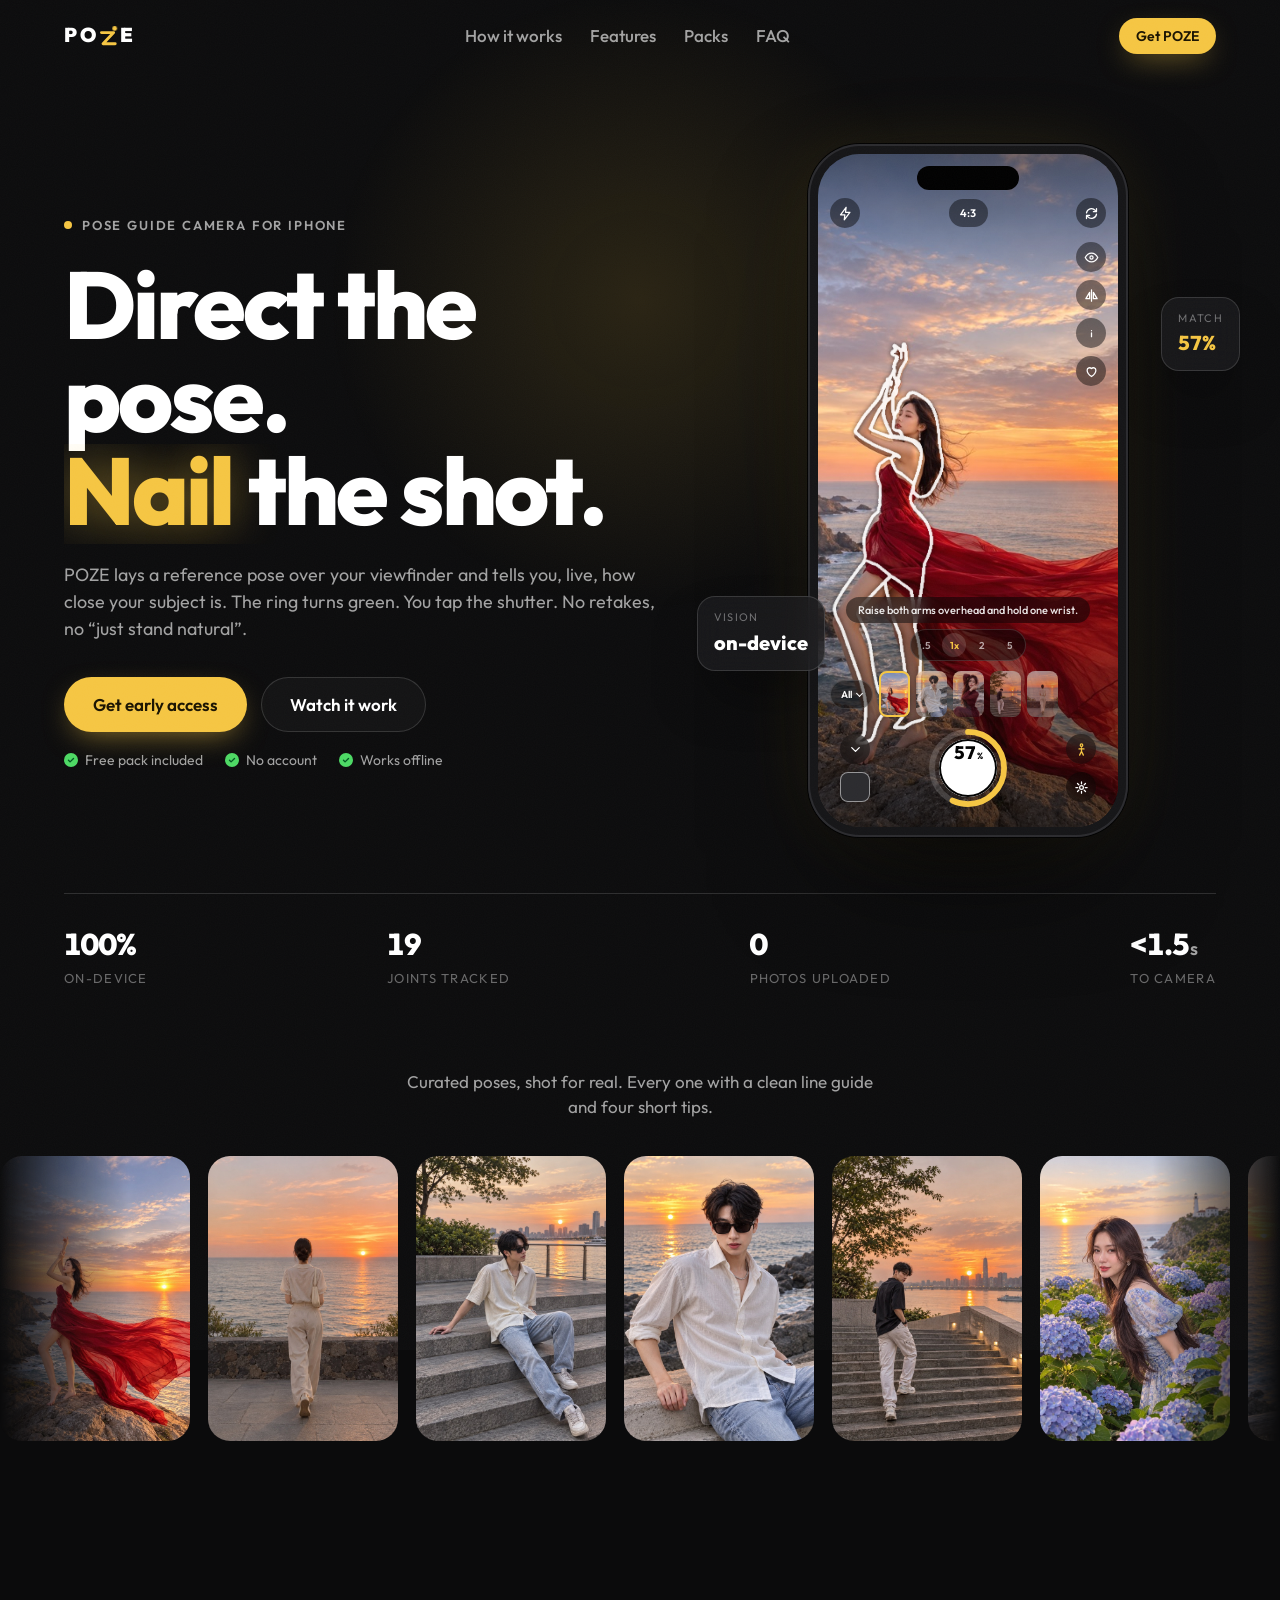
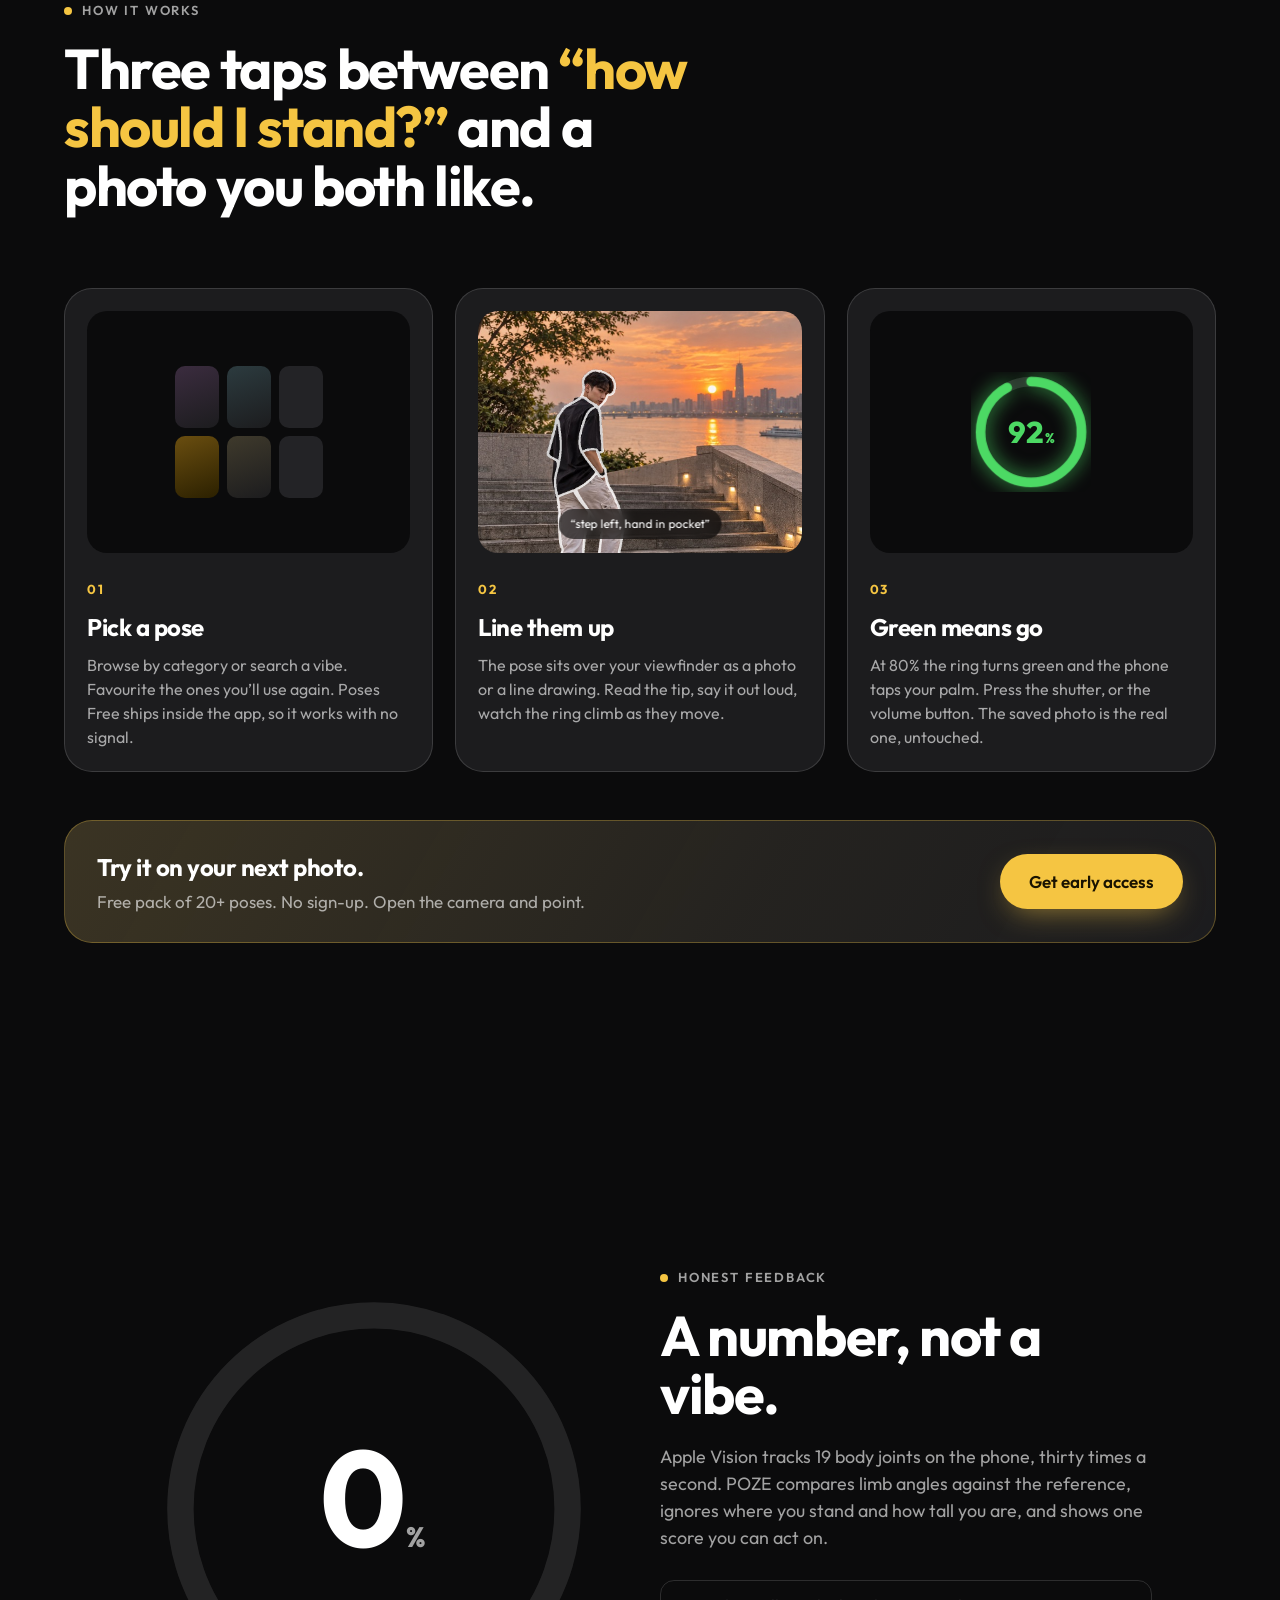
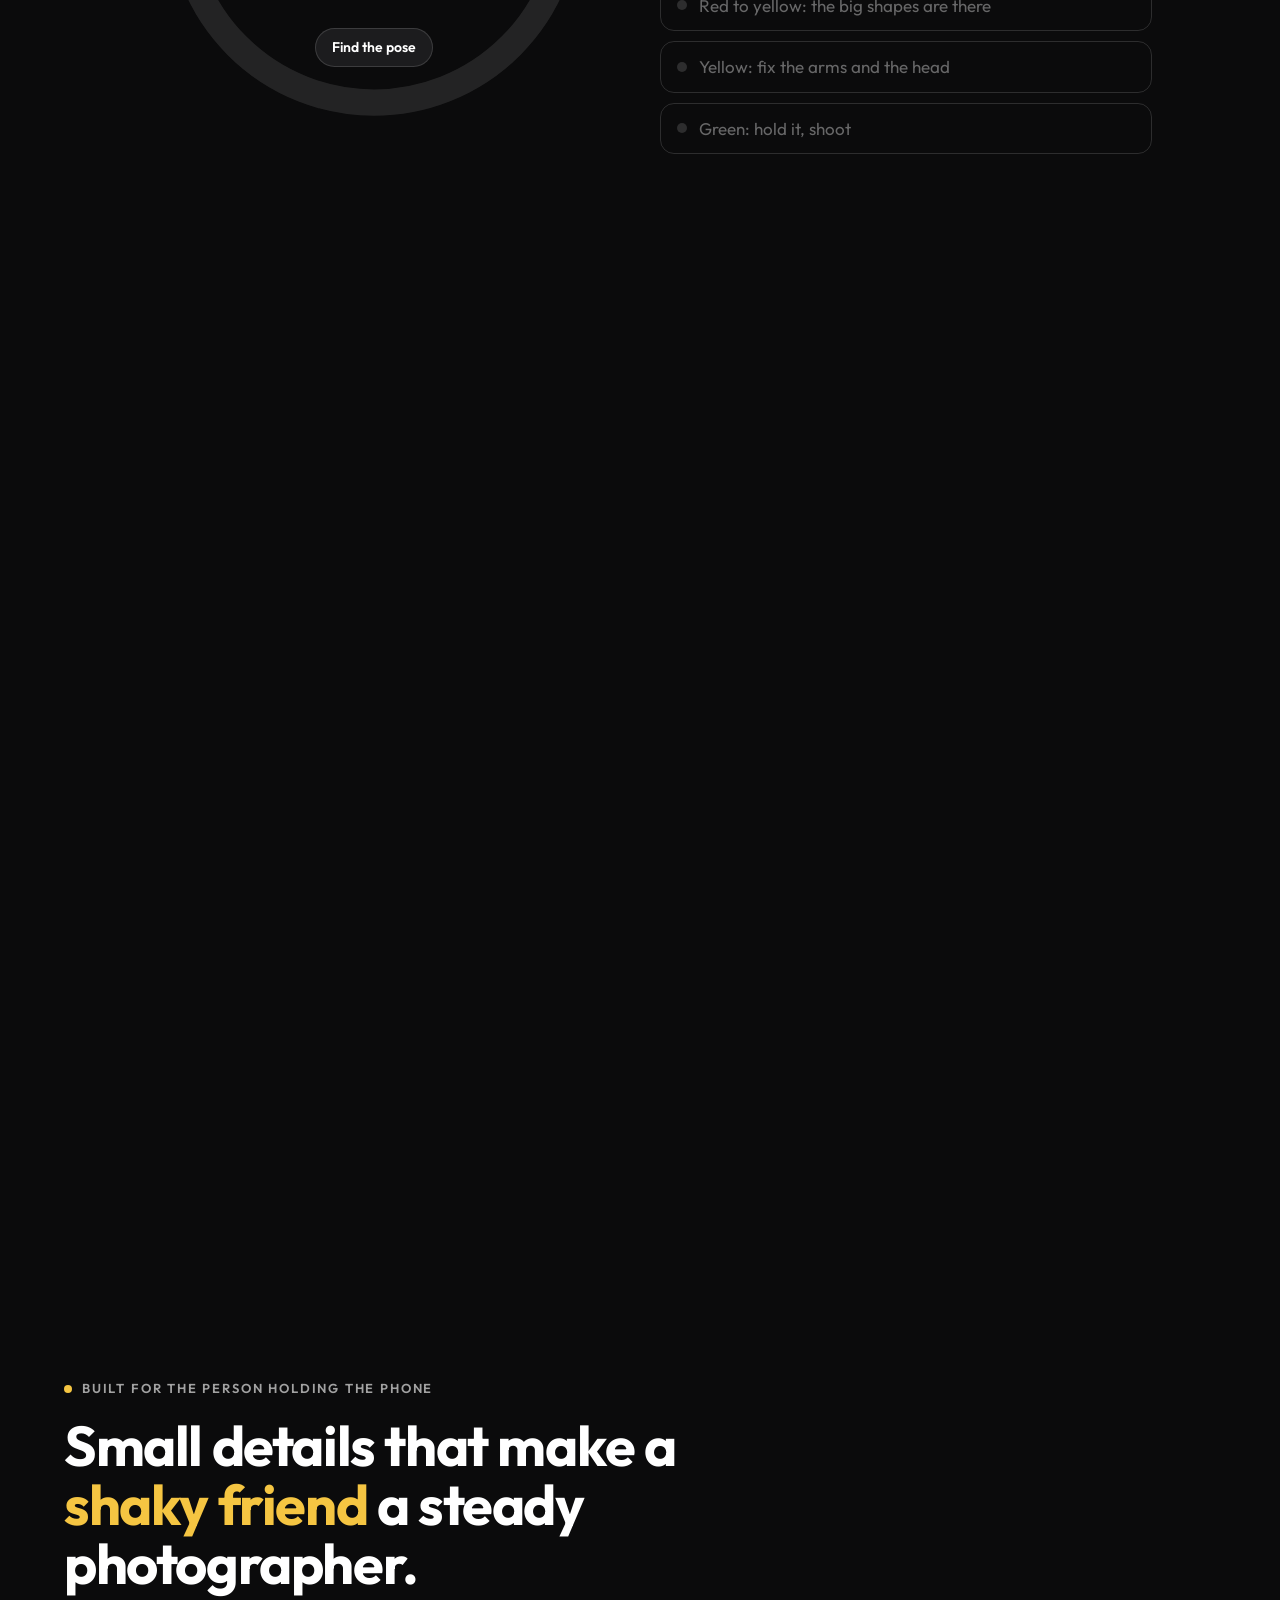
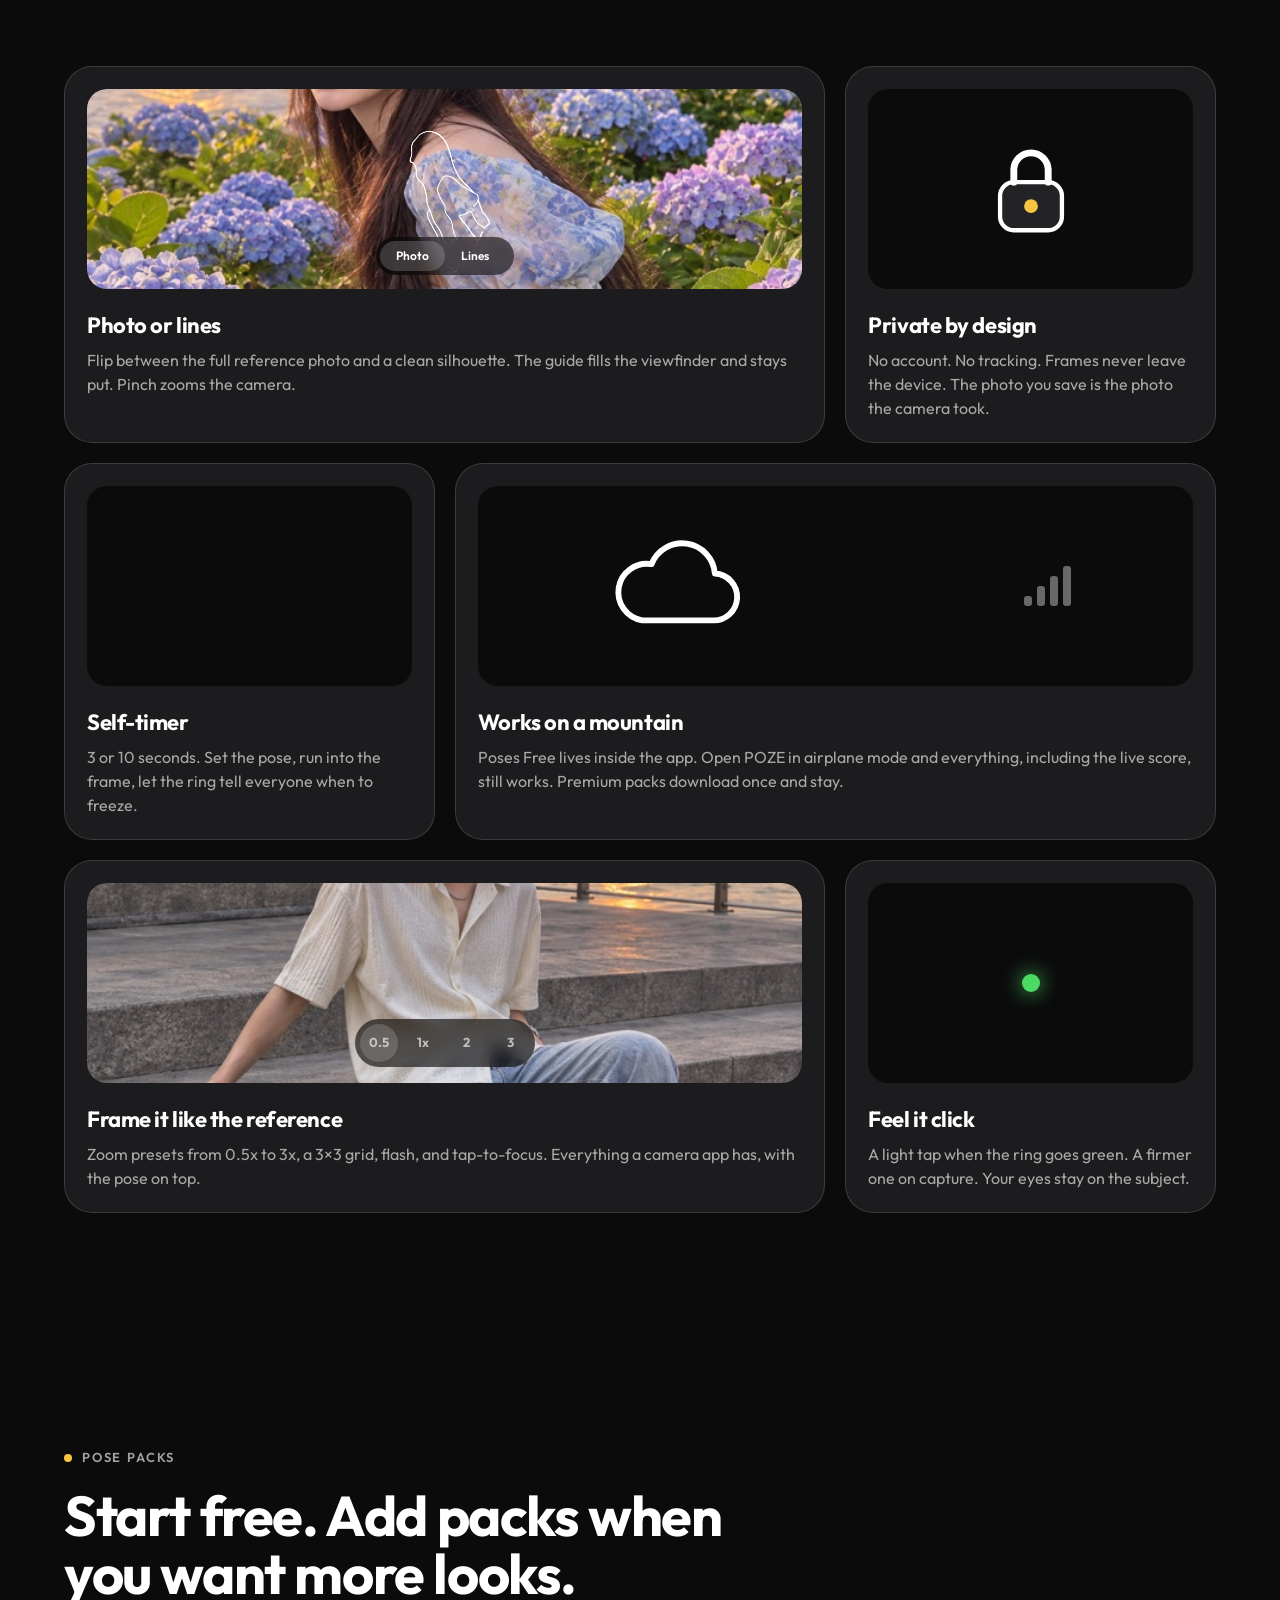
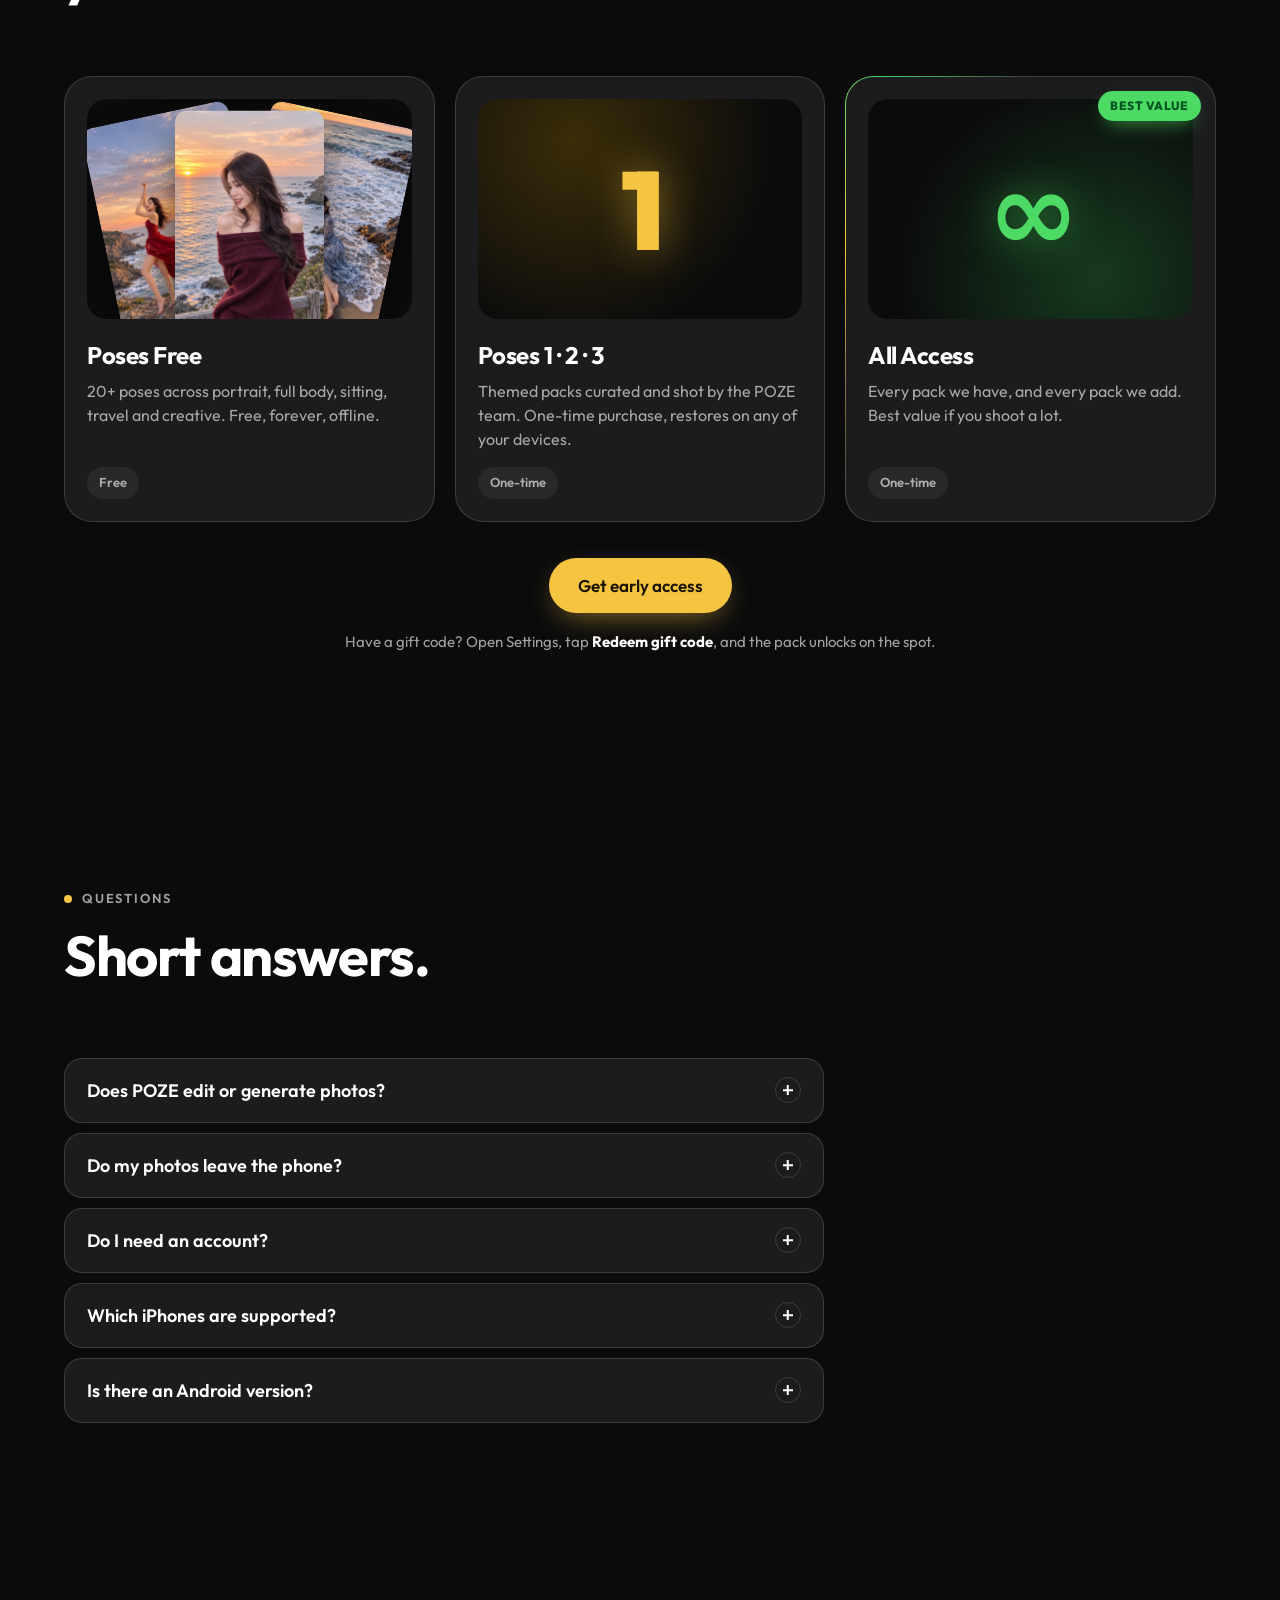
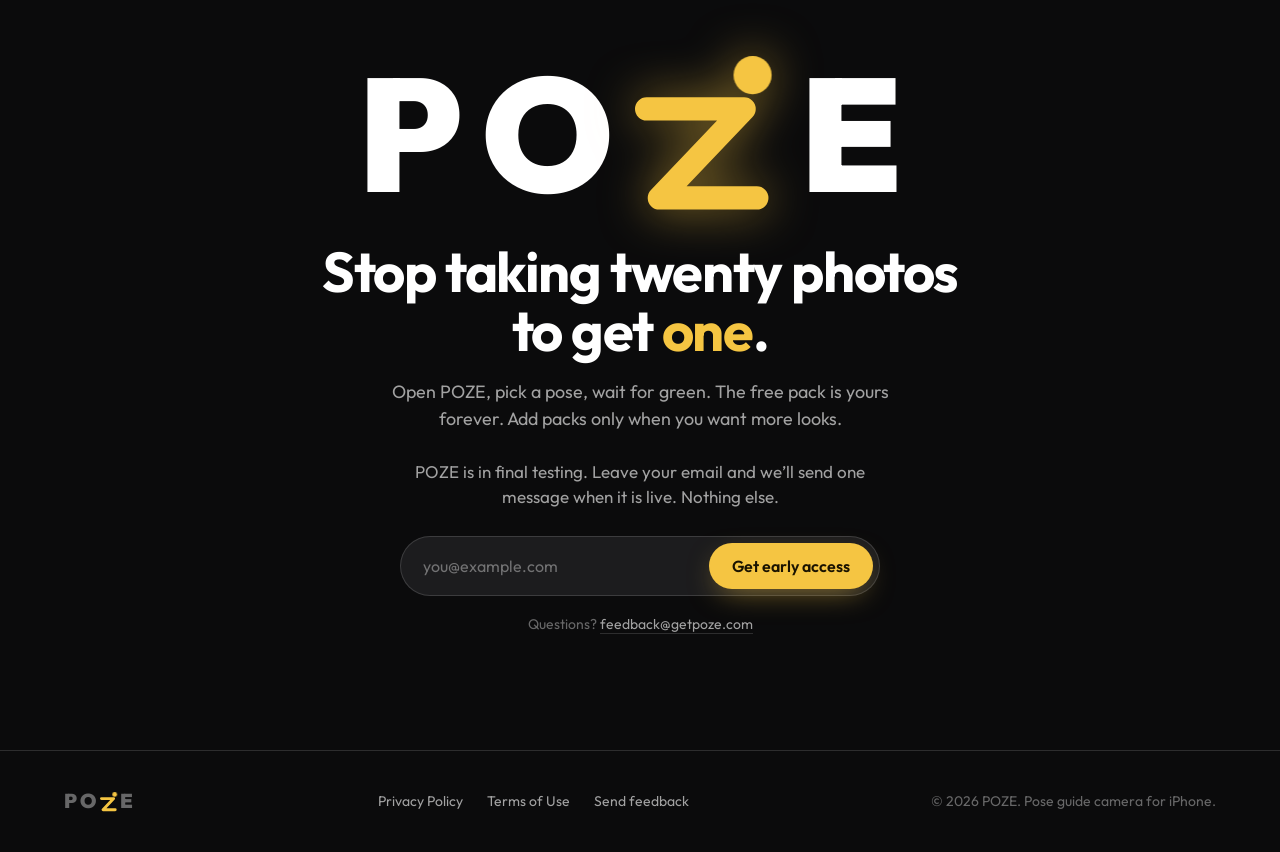
<file: index.html>
<!doctype html>
<html lang="en">
<head>
  <meta charset="utf-8">
  <meta name="viewport" content="width=device-width, initial-scale=1, viewport-fit=cover">
  <title>POZE — Pose guide camera for iPhone</title>
  <meta name="description" content="POZE lays a reference pose over your viewfinder and shows, in real time, how closely your subject matches it. Ring turns green, you tap the shutter. Everything runs on the device.">
  <meta name="theme-color" content="#0B0B0C">
  <link rel="canonical" href="https://getpoze.com/">
  <meta property="og:type" content="website">
  <meta property="og:site_name" content="POZE">
  <meta property="og:title" content="POZE — Pose guide camera for iPhone">
  <meta property="og:description" content="Pick a pose. Line them up. Green means go. A camera that tells you when the pose is right.">
  <meta property="og:url" content="https://getpoze.com/">
  <meta property="og:image" content="https://getpoze.com/assets/og.png">
  <meta name="twitter:card" content="summary_large_image">
  <link rel="icon" href="assets/favicon.svg" type="image/svg+xml">
  <link rel="apple-touch-icon" href="assets/apple-touch-icon.png">
  <link rel="preconnect" href="https://fonts.googleapis.com">
  <link rel="preconnect" href="https://fonts.gstatic.com" crossorigin>
  <link href="https://fonts.googleapis.com/css2?family=Outfit:wght@400;500;600;700;800;900&display=swap" rel="stylesheet">
  <link rel="stylesheet" href="styles.css">
</head>
<body>
  <div class="grain" aria-hidden="true"></div>
  <div class="spot" aria-hidden="true"></div>

  <header class="nav" data-nav>
    <a class="nav-brand" href="#top" aria-label="POZE home">
      <span class="wordmark wordmark--sm"><span>P</span><span>O</span><svg class="zmark" viewBox="28.5 19 64.5 72.5" aria-hidden="true"><path class="zz" d="M34 44H80L40 86H86"/><circle class="zh" cx="84" cy="28" r="9"/></svg><span>E</span></span>
    </a>
    <nav class="nav-links" aria-label="Primary">
      <a href="#how">How it works</a>
      <a href="#features">Features</a>
      <a href="#packs">Packs</a>
      <a href="#faq">FAQ</a>
    </nav>
    <a class="btn btn--sm btn--accent" href="#get" data-store data-magnet>Get POZE</a>
  </header>

  <main id="top">

    <!-- ============ HERO ============ -->
    <section class="hero">
      <div class="hero-copy">
        <p class="eyebrow reveal" style="--d:.1s"><span class="dot"></span>Pose guide camera for iPhone</p>
        <h1 class="h1" aria-label="Direct the pose. Nail the shot.">
          <span class="line"><span class="w" style="--i:0">Direct</span> <span class="w" style="--i:1">the</span> <span class="w" style="--i:2">pose.</span></span>
          <span class="line"><span class="w w--accent" style="--i:3">Nail</span> <span class="w" style="--i:4">the</span> <span class="w" style="--i:5">shot.</span></span>
        </h1>
        <p class="lede reveal" style="--d:.55s">POZE lays a reference pose over your viewfinder and tells you, live, how close your subject is. The ring turns green. You tap the shutter. No retakes, no “just stand natural”.</p>
        <div class="cta-row reveal" style="--d:.7s">
          <a class="btn btn--accent btn--lg" href="#get" data-store data-magnet>
            <svg width="20" height="20" viewBox="0 0 24 24" fill="currentColor" aria-hidden="true"><path d="M16.6 12.9c0-2.6 2.1-3.8 2.2-3.9-1.2-1.8-3.1-2-3.7-2-1.6-.2-3.1.9-3.9.9-.8 0-2-.9-3.4-.9-1.7 0-3.3 1-4.2 2.6-1.8 3.1-.5 7.8 1.3 10.3.9 1.3 1.9 2.7 3.3 2.6 1.3-.1 1.8-.8 3.4-.8s2 .8 3.4.8c1.4 0 2.3-1.3 3.2-2.6 1-1.5 1.4-2.9 1.4-3-.1 0-2.9-1.1-3-4zM14 5.3c.7-.9 1.2-2.1 1.1-3.3-1 0-2.3.7-3 1.6-.7.8-1.3 2-1.1 3.2 1.1.1 2.3-.6 3-1.5z"/></svg>
            <span data-store-label>Download free</span>
          </a>
          <a class="btn btn--ghost btn--lg" href="#how">Watch it work</a>
        </div>
        <ul class="trust reveal" style="--d:.85s" aria-label="Why it is safe to try">
          <li>Free pack included</li>
          <li>No account</li>
          <li>Works offline</li>
        </ul>
      </div>

      <div class="hero-device" aria-hidden="true">
        <div class="phone" data-demo>
          <div class="phone-screen">
            <img class="feed" data-feed alt="" src="assets/poses/p01.jpg">
            <img class="feed feed--next" data-feed-next alt="" src="assets/poses/p04.jpg">
            <div class="guide">
              <img class="lines" data-lines alt="" src="assets/lines/p01.png">
              <div class="lines-sweep"></div>
            </div>
            <div class="topbar">
              <span class="cb"><svg viewBox="0 0 24 24"><path d="M13 2 4 14h7l-1 8 9-12h-7z"/></svg></span>
              <span class="aspect">4:3</span>
              <span class="cb"><svg viewBox="0 0 24 24"><path d="M4 11a8 8 0 0 1 14-4l2 2M20 13a8 8 0 0 1-14 4l-2-2M20 4v5h-5M4 20v-5h5"/></svg></span>
            </div>
            <div class="side">
              <span class="cb"><svg viewBox="0 0 24 24"><path d="M2 12s3.6-7 10-7 10 7 10 7-3.6 7-10 7S2 12 2 12zM12 9.5a2.5 2.5 0 1 0 0 5 2.5 2.5 0 0 0 0-5z"/></svg></span>
              <span class="cb"><svg viewBox="0 0 24 24"><path d="M12 3v18M9 7 3 17h6zM15 7l6 10h-6z"/></svg></span>
              <span class="cb"><svg viewBox="0 0 24 24"><path d="M12 11v6M12 7.5v.01"/></svg></span>
              <span class="cb"><svg viewBox="0 0 24 24"><path d="M12 20s-7-4.4-7-10a4 4 0 0 1 7-2.6A4 4 0 0 1 19 10c0 5.6-7 10-7 10z"/></svg></span>
            </div>
            <div class="tip" data-tip>Raise both arms overhead and hold one wrist.</div>
            <div class="zoom"><span>.5</span><span class="on">1x</span><span>2</span><span>5</span></div>
            <div class="strip" data-strip><span class="cat">All</span><img data-pose="p01" src="assets/poses/p01.jpg" alt=""><img data-pose="p04" src="assets/poses/p04.jpg" alt=""><img data-pose="p08" src="assets/poses/p08.jpg" alt=""><img data-pose="p05" src="assets/poses/p05.jpg" alt=""><img data-pose="p02" src="assets/poses/p02.jpg" alt=""></div>
            <div class="shutter-area">
              <div class="shutter-side">
                <span class="cb"><svg viewBox="0 0 24 24"><path d="M6 9l6 6 6-6"/></svg></span>
                <div class="thumb" data-thumb></div>
              </div>
              <div class="ring" data-ring>
                <svg viewBox="0 0 100 100">
                  <circle class="ring-track" cx="50" cy="50" r="44"/>
                  <circle class="ring-fill" data-ring-fill cx="50" cy="50" r="44"/>
                </svg>
                <div class="shutter"><span class="score" data-score>0</span><span class="pct">%</span></div>
              </div>
              <div class="shutter-side">
                <span class="cb cb--on"><svg viewBox="0 0 24 24"><path d="M12 3a2 2 0 1 0 0 4 2 2 0 0 0 0-4zM12 9v6M8 11h8M12 15l-3 6M12 15l3 6"/></svg></span>
                <span class="cb"><svg viewBox="0 0 24 24"><path d="M12 9a3 3 0 1 0 0 6 3 3 0 0 0 0-6zM12 3v3M12 18v3M3 12h3M18 12h3M5.6 5.6l2.1 2.1M16.3 16.3l2.1 2.1M5.6 18.4l2.1-2.1M16.3 7.7l2.1-2.1"/></svg></span>
              </div>
            </div>
            <div class="toast" data-toast>Saved to Photos</div>
            <div class="flash" data-flash></div>
          </div>
          <div class="phone-glow"></div>
        </div>
        <div class="float float--a"><span class="k">match</span><b data-float-score>0%</b></div>
        <div class="float float--b"><span class="k">Vision</span><b>on-device</b></div>
      </div>
      <ul class="stats reveal" style="--d:.2s" aria-label="Key facts">
        <li><b data-count="100" data-suffix="%">0%</b><span>on-device</span></li>
        <li><b data-count="19">0</b><span>joints tracked</span></li>
        <li><b data-count="0">0</b><span>photos uploaded</span></li>
        <li><b>&lt;1.5<small>s</small></b><span>to camera</span></li>
      </ul>
    </section>

    <!-- ============ MARQUEE ============ -->
    <section class="marquee-wrap" aria-label="Pose gallery">
      <p class="marquee-label reveal">Curated poses, shot for real. Every one with a clean line guide and four short tips.</p>
      <div class="marquee" data-marquee>
        <div class="marquee-track">
          <figure class="card" data-tilt><img src="assets/poses/p01.jpg" alt="Wind dancer"><img class="card-lines" src="assets/lines/p01.png" alt=""><figcaption>Wind dancer</figcaption></figure>
          <figure class="card" data-tilt><img src="assets/poses/p02.jpg" alt="Walk away"><img class="card-lines" src="assets/lines/p02.png" alt=""><figcaption>Walk away</figcaption></figure>
          <figure class="card" data-tilt><img src="assets/poses/p03.jpg" alt="Step lounge"><img class="card-lines" src="assets/lines/p03.png" alt=""><figcaption>Step lounge</figcaption></figure>
          <figure class="card" data-tilt><img src="assets/poses/p04.jpg" alt="Ledge lean"><img class="card-lines" src="assets/lines/p04.png" alt=""><figcaption>Ledge lean</figcaption></figure>
          <figure class="card" data-tilt><img src="assets/poses/p05.jpg" alt="Stair glance"><img class="card-lines" src="assets/lines/p05.png" alt=""><figcaption>Stair glance</figcaption></figure>
          <figure class="card" data-tilt><img src="assets/poses/p06.jpg" alt="Bloom lean"><img class="card-lines" src="assets/lines/p06.png" alt=""><figcaption>Bloom lean</figcaption></figure>
          <figure class="card" data-tilt><img src="assets/poses/p07.jpg" alt="Shy smile"><img class="card-lines" src="assets/lines/p07.png" alt=""><figcaption>Shy smile</figcaption></figure>
          <figure class="card" data-tilt><img src="assets/poses/p08.jpg" alt="Hair frame"><img class="card-lines" src="assets/lines/p08.png" alt=""><figcaption>Hair frame</figcaption></figure>
          <figure class="card" data-tilt><img src="assets/poses/p09.jpg" alt="Shoreline rest"><img class="card-lines" src="assets/lines/p09.png" alt=""><figcaption>Shoreline rest</figcaption></figure>
        </div>
      </div>
    </section>

    <!-- ============ HOW IT WORKS ============ -->
    <section class="section how" id="how">
      <div class="section-head reveal">
        <p class="eyebrow"><span class="dot"></span>How it works</p>
        <h2 class="h2">Three taps between <em>“how should I stand?”</em> and a photo you both like.</h2>
      </div>
      <ol class="steps">
        <li class="step reveal" style="--d:0s">
          <div class="step-art">
            <div class="grid-mini">
              <span></span><span></span><span></span><span class="pick"></span><span></span><span></span>
            </div>
          </div>
          <span class="step-n">01</span>
          <h3>Pick a pose</h3>
          <p>Browse by category or search a vibe. Favourite the ones you’ll use again. Poses Free ships inside the app, so it works with no signal.</p>
        </li>
        <li class="step reveal" style="--d:.12s">
          <div class="step-art">
            <div class="overlay-mini">
              <img src="assets/poses/p05.jpg" alt="">
              <img class="ol" src="assets/lines/p05.png" alt="">
              <span class="say">“step left, hand in pocket”</span>
            </div>
          </div>
          <span class="step-n">02</span>
          <h3>Line them up</h3>
          <p>The pose sits over your viewfinder as a photo or a line drawing. Read the tip, say it out loud, watch the ring climb as they move.</p>
        </li>
        <li class="step reveal" style="--d:.24s">
          <div class="step-art">
            <div class="ring-mini" data-ring-mini>
              <svg viewBox="0 0 100 100"><circle class="t" cx="50" cy="50" r="42"/><circle class="f" cx="50" cy="50" r="42"/></svg>
              <b>92<small>%</small></b>
            </div>
          </div>
          <span class="step-n">03</span>
          <h3>Green means go</h3>
          <p>At 80% the ring turns green and the phone taps your palm. Press the shutter, or the volume button. The saved photo is the real one, untouched.</p>
        </li>
      </ol>
      <div class="band reveal">
        <div>
          <h3>Try it on your next photo.</h3>
          <p>Free pack of 20+ poses. No sign-up. Open the camera and point.</p>
        </div>
        <a class="btn btn--accent btn--lg" href="#get" data-store data-magnet><span data-store-label>Download free</span></a>
      </div>
    </section>

    <!-- ============ MATCH SCROLL ============ -->
    <section class="section match" id="match" data-match>
      <div class="match-sticky">
        <div class="match-ring" data-match-ring>
          <svg viewBox="0 0 200 200">
            <circle class="t" cx="100" cy="100" r="88"/>
            <circle class="f" data-match-fill cx="100" cy="100" r="88"/>
          </svg>
          <div class="match-num"><b data-match-num>0</b><span>%</span></div>
          <p class="match-state" data-match-state>Keep going</p>
        </div>
        <div class="match-copy">
          <p class="eyebrow"><span class="dot"></span>Honest feedback</p>
          <h2 class="h2">A number, not a vibe.</h2>
          <p class="lede">Apple Vision tracks 19 body joints on the phone, thirty times a second. POZE compares limb angles against the reference, ignores where you stand and how tall you are, and shows one score you can act on.</p>
          <ul class="ticks">
            <li data-at="20">Red to yellow: the big shapes are there</li>
            <li data-at="55">Yellow: fix the arms and the head</li>
            <li data-at="80">Green: hold it, shoot</li>
          </ul>
        </div>
      </div>
    </section>

    <!-- ============ FEATURES BENTO ============ -->
    <section class="section features" id="features">
      <div class="section-head reveal">
        <p class="eyebrow"><span class="dot"></span>Built for the person holding the phone</p>
        <h2 class="h2">Small details that make a <em>shaky friend</em> a steady photographer.</h2>
      </div>
      <div class="bento">
        <article class="tile tile--wide reveal" style="--d:0s">
          <div class="tile-art art-overlay">
            <img src="assets/poses/p06.jpg" alt="">
            <img class="ol" src="assets/lines/p06.png" alt="">
            <div class="seg"><span class="a">Photo</span><span class="b">Lines</span><i></i></div>
          </div>
          <h3>Photo or lines</h3>
          <p>Flip between the full reference photo and a clean silhouette. The guide fills the viewfinder and stays put. Pinch zooms the camera.</p>
        </article>
        <article class="tile reveal" style="--d:0.08s">
          <div class="tile-art art-lock">
            <svg viewBox="0 0 64 64" aria-hidden="true"><rect class="body" x="14" y="28" width="36" height="28" rx="8"/><path class="shackle" d="M22 28v-7a10 10 0 0 1 20 0v7"/><circle class="key" cx="32" cy="42" r="4"/></svg>
          </div>
          <h3>Private by design</h3>
          <p>No account. No tracking. Frames never leave the device. The photo you save is the photo the camera took.</p>
        </article>
        <article class="tile reveal" style="--d:0.16s">
          <div class="tile-art art-timer"><span>3</span><span>2</span><span>1</span><span class="go">Go</span></div>
          <h3>Self-timer</h3>
          <p>3 or 10 seconds. Set the pose, run into the frame, let the ring tell everyone when to freeze.</p>
        </article>
        <article class="tile tile--wide reveal" style="--d:0.24s">
          <div class="tile-art art-offline">
            <div class="cloud"><svg viewBox="0 0 64 40"><path d="M18 36h30a10 10 0 0 0 1-20A14 14 0 0 0 22 12a11 11 0 0 0-4 24z"/><path class="slash" d="M10 4l44 32"/></svg></div>
            <div class="bars"><i></i><i></i><i></i><i></i></div>
          </div>
          <h3>Works on a mountain</h3>
          <p>Poses Free lives inside the app. Open POZE in airplane mode and everything, including the live score, still works. Premium packs download once and stay.</p>
        </article>
        <article class="tile tile--wide reveal" style="--d:0.32s">
          <div class="tile-art art-zoom">
            <img src="assets/poses/p03.jpg" alt="">
            <div class="zpill"><i></i><span>0.5</span><span>1x</span><span>2</span><span>3</span></div>
          </div>
          <h3>Frame it like the reference</h3>
          <p>Zoom presets from 0.5x to 3x, a 3×3 grid, flash, and tap-to-focus. Everything a camera app has, with the pose on top.</p>
        </article>
        <article class="tile reveal" style="--d:0.4s">
          <div class="tile-art art-haptic"><i></i><i></i><i></i><b></b></div>
          <h3>Feel it click</h3>
          <p>A light tap when the ring goes green. A firmer one on capture. Your eyes stay on the subject.</p>
        </article>
      </div>
    </section>

    <!-- ============ PACKS ============ -->
    <section class="section packs" id="packs">
      <div class="section-head reveal">
        <p class="eyebrow"><span class="dot"></span>Pose packs</p>
        <h2 class="h2">Start free. Add packs when you want more looks.</h2>
      </div>
      <div class="pack-grid">
        <article class="pack reveal" style="--d:0s">
          <div class="pack-cover"><img src="assets/poses/p01.jpg" alt=""><img src="assets/poses/p07.jpg" alt=""><img src="assets/poses/p09.jpg" alt=""></div>
          <h3>Poses Free</h3>
          <p>20+ poses across portrait, full body, sitting, travel and creative. Free, forever, offline.</p>
          <span class="price">Free</span>
        </article>
        <article class="pack reveal" style="--d:.08s">
          <div class="pack-cover pack-cover--tint"><span>1</span></div>
          <h3>Poses 1 · 2 · 3</h3>
          <p>Themed packs curated and shot by the POZE team. One-time purchase, restores on any of your devices.</p>
          <span class="price">One-time</span>
        </article>
        <article class="pack pack--all reveal" style="--d:.16s">
          <span class="badge">Best value</span>
          <div class="pack-cover pack-cover--all"><span>∞</span></div>
          <h3>All Access</h3>
          <p>Every pack we have, and every pack we add. Best value if you shoot a lot.</p>
          <span class="price">One-time</span>
        </article>
      </div>
      <div class="packs-cta reveal">
        <a class="btn btn--accent btn--lg" href="#get" data-store data-magnet><span data-store-label>Start with the free pack</span></a>
        <p class="gift">Have a gift code? Open Settings, tap <b>Redeem gift code</b>, and the pack unlocks on the spot.</p>
      </div>
    </section>

    <!-- ============ FAQ ============ -->
    <section class="section faq" id="faq">
      <div class="section-head reveal">
        <p class="eyebrow"><span class="dot"></span>Questions</p>
        <h2 class="h2">Short answers.</h2>
      </div>
      <div class="faq-list">
        <details class="reveal">
          <summary>Does POZE edit or generate photos?<i></i></summary>
          <p>No. POZE guides a real person into a real pose. The file in your library is exactly what the camera captured. You can optionally save a second copy with the guide drawn on it.</p>
        </details>
        <details class="reveal" style="--d:.06s">
          <summary>Do my photos leave the phone?<i></i></summary>
          <p>Never. Body tracking runs with Apple Vision on the device. The network is only used to download pose packs, for App Store purchases, and for gift-code unlocks.</p>
        </details>
        <details class="reveal" style="--d:.12s">
          <summary>Do I need an account?<i></i></summary>
          <p>No. There is no sign-in screen. Purchases are tied to your Apple ID and restore from the App Store.</p>
        </details>
        <details class="reveal" style="--d:.18s">
          <summary>Which iPhones are supported?<i></i></summary>
          <p>Any iPhone on iOS 17 or later. Newer phones track a little faster and offer more zoom presets.</p>
        </details>
        <details class="reveal" style="--d:.24s">
          <summary>Is there an Android version?<i></i></summary>
          <p>Not yet. POZE is iPhone-first. Tell us you want it and we will count the votes.</p>
        </details>
      </div>
    </section>

    <!-- ============ FINAL CTA ============ -->
    <section class="section get" id="get">
      <div class="get-inner reveal">
        <div class="wordmark wordmark--xl" aria-label="POZE"><span>P</span><span>O</span><svg class="zmark" viewBox="28.5 19 64.5 72.5" aria-hidden="true"><path class="zz" d="M34 44H80L40 86H86"/><circle class="zh" cx="84" cy="28" r="9"/></svg><span>E</span></div>
        <h2 class="h2">Stop taking twenty photos to get <em>one</em>.</h2>
        <p class="lede">Open POZE, pick a pose, wait for green. The free pack is yours forever. Add packs only when you want more looks.</p>
        <div class="get-live">
          <a class="btn btn--accent btn--xl" href="#get" data-store data-magnet>
            <svg width="22" height="22" viewBox="0 0 24 24" fill="currentColor" aria-hidden="true"><path d="M16.6 12.9c0-2.6 2.1-3.8 2.2-3.9-1.2-1.8-3.1-2-3.7-2-1.6-.2-3.1.9-3.9.9-.8 0-2-.9-3.4-.9-1.7 0-3.3 1-4.2 2.6-1.8 3.1-.5 7.8 1.3 10.3.9 1.3 1.9 2.7 3.3 2.6 1.3-.1 1.8-.8 3.4-.8s2 .8 3.4.8c1.4 0 2.3-1.3 3.2-2.6 1-1.5 1.4-2.9 1.4-3-.1 0-2.9-1.1-3-4zM14 5.3c.7-.9 1.2-2.1 1.1-3.3-1 0-2.3.7-3 1.6-.7.8-1.3 2-1.1 3.2 1.1.1 2.3-.6 3-1.5z"/></svg>
            Download free on the App Store
          </a>
          <ul class="trust" aria-label="Why it is safe to try">
            <li>Free pack included</li>
            <li>No account</li>
            <li>iPhone, iOS 17+</li>
          </ul>
        </div>
        <div class="get-prelaunch">
          <p class="prelaunch-note">POZE is in final testing. Leave your email and we’ll send one message when it is live. Nothing else.</p>
          <form class="notify" action="mailto:feedback@getpoze.com" method="get" data-notify>
            <label class="sr-only" for="email">Email</label>
            <input id="email" name="body" type="email" placeholder="you@example.com" required autocomplete="email">
            <button class="btn btn--accent" type="submit" data-magnet>Get early access</button>
          </form>
        </div>
        <p class="tiny">Questions? <a href="mailto:feedback@getpoze.com?subject=POZE%20feedback">feedback@getpoze.com</a></p>
      </div>
    </section>
  </main>

  <div class="dock" data-dock aria-hidden="true">
    <svg class="dock-mark" viewBox="28.5 19 64.5 72.5"><path d="M34 44H80L40 86H86" fill="none" stroke="#F5C542" stroke-width="11" stroke-linecap="round" stroke-linejoin="round"/><circle cx="84" cy="28" r="9" fill="#F5C542"/></svg>
    <div class="dock-text"><b>POZE</b><span>Free pose guide camera</span></div>
    <a class="btn btn--sm btn--accent" href="#get" data-store tabindex="-1"><span data-store-label>Get it</span></a>
  </div>

  <footer class="footer">
    <div class="footer-inner">
      <span class="wordmark wordmark--sm"><span>P</span><span>O</span><svg class="zmark" viewBox="28.5 19 64.5 72.5" aria-hidden="true"><path class="zz" d="M34 44H80L40 86H86"/><circle class="zh" cx="84" cy="28" r="9"/></svg><span>E</span></span>
      <nav aria-label="Legal">
        <a href="/privacy/">Privacy Policy</a>
        <a href="/terms/">Terms of Use</a>
        <a href="mailto:feedback@getpoze.com?subject=POZE%20feedback">Send feedback</a>
      </nav>
      <p>© 2026 POZE. Pose guide camera for iPhone.</p>
    </div>
  </footer>

  <script src="main.js" defer></script>
</body>
</html>
</file>
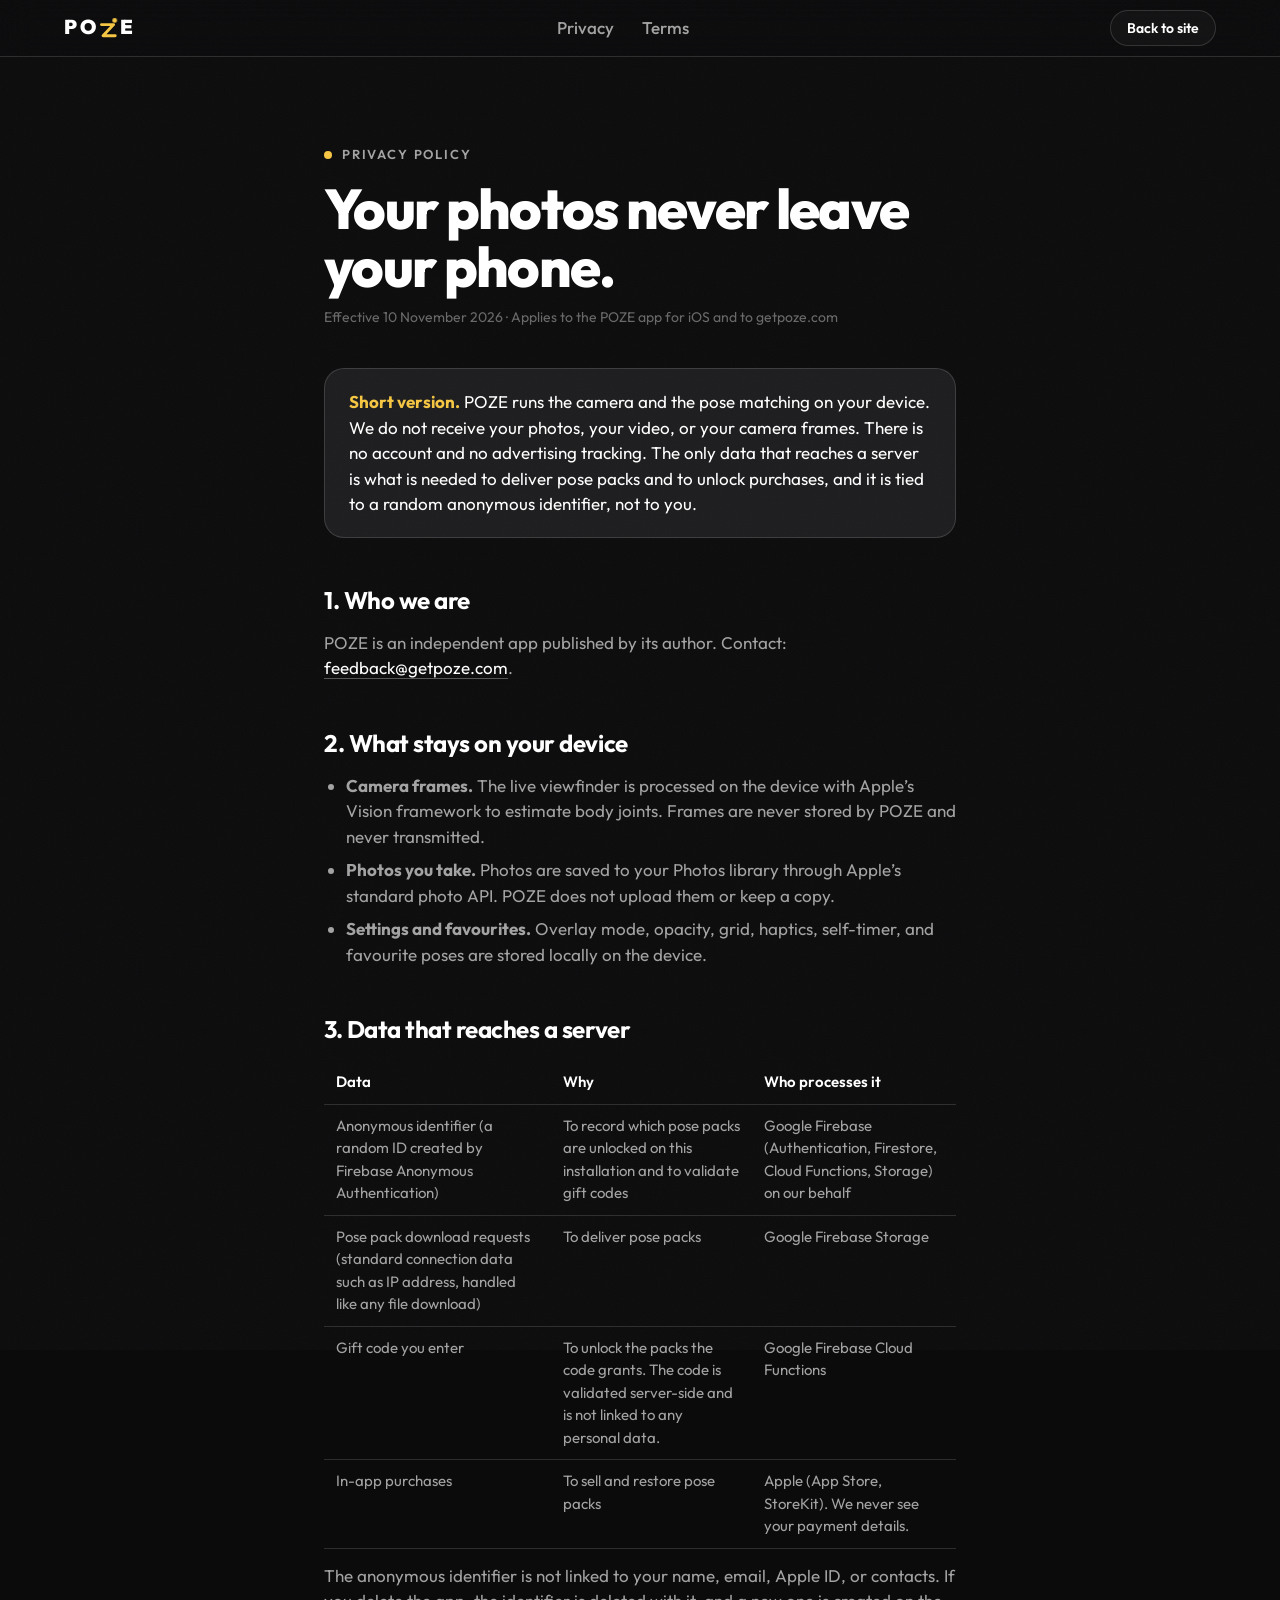
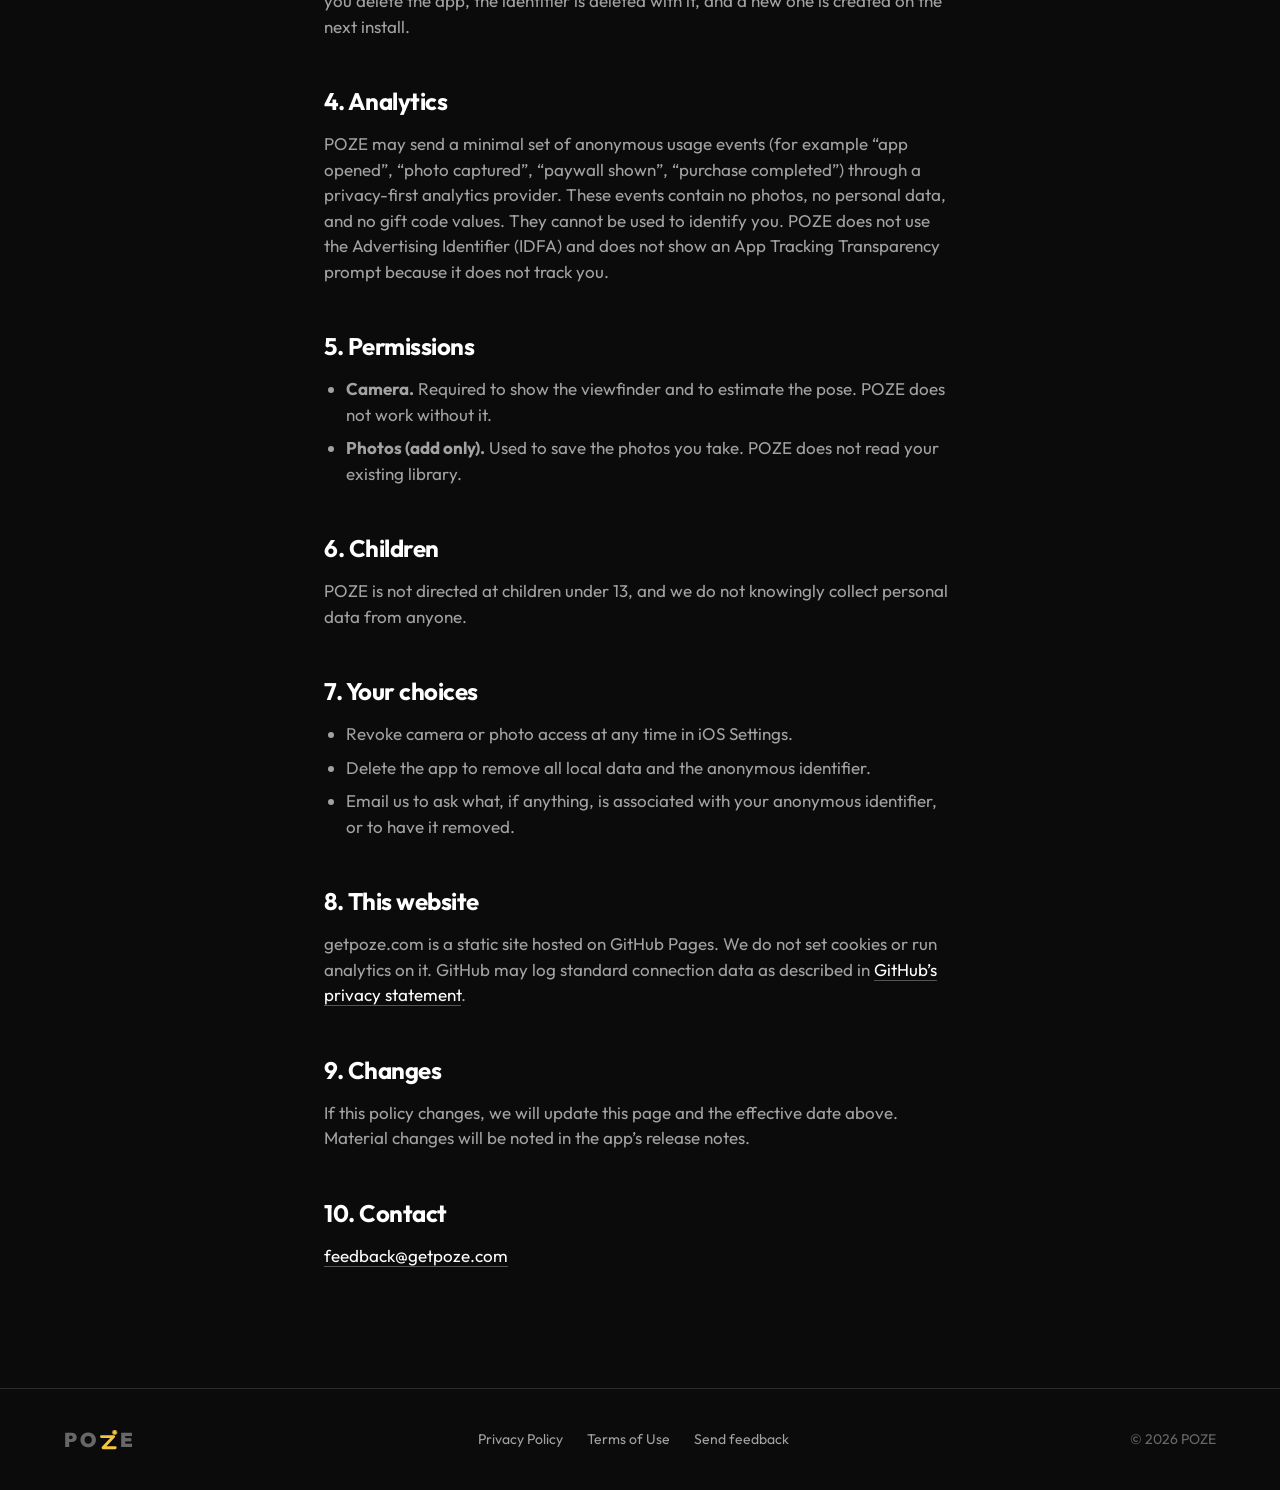
<file: privacy/index.html>
<!doctype html>
<html lang="en">
<head>
  <meta charset="utf-8">
  <meta name="viewport" content="width=device-width, initial-scale=1">
  <title>Privacy Policy — POZE</title>
  <meta name="description" content="How POZE handles your data. Short version: your photos never leave your phone.">
  <meta name="theme-color" content="#0B0B0C">
  <link rel="canonical" href="https://getpoze.com/privacy/">
  <link rel="icon" href="/assets/favicon.svg" type="image/svg+xml">
  <link rel="preconnect" href="https://fonts.googleapis.com">
  <link rel="preconnect" href="https://fonts.gstatic.com" crossorigin>
  <link href="https://fonts.googleapis.com/css2?family=Outfit:wght@400;500;600;700;800;900&display=swap" rel="stylesheet">
  <link rel="stylesheet" href="/styles.css">
</head>
<body>
  <div class="grain" aria-hidden="true"></div>
  <header class="nav is-stuck">
    <a class="nav-brand" href="/" aria-label="POZE home">
      <span class="wordmark wordmark--sm"><span>P</span><span>O</span><svg class="zmark" viewBox="28.5 19 64.5 72.5" aria-hidden="true"><path class="zz" d="M34 44H80L40 86H86"/><circle class="zh" cx="84" cy="28" r="9"/></svg><span>E</span></span>
    </a>
    <nav class="nav-links" aria-label="Legal">
      <a href="/privacy/">Privacy</a>
      <a href="/terms/">Terms</a>
    </nav>
    <a class="btn btn--sm btn--ghost" href="/">Back to site</a>
  </header>

  <main class="legal">
    <p class="eyebrow"><span class="dot"></span>Privacy Policy</p>
    <h1>Your photos never leave your phone.</h1>
    <p class="meta">Effective 10 November 2026 · Applies to the POZE app for iOS and to getpoze.com</p>

    <p class="summary">
      <b>Short version.</b> POZE runs the camera and the pose matching on your device. We do not receive your photos, your video, or your camera frames. There is no account and no advertising tracking. The only data that reaches a server is what is needed to deliver pose packs and to unlock purchases, and it is tied to a random anonymous identifier, not to you.
    </p>

    <h2>1. Who we are</h2>
    <p>POZE is an independent app published by its author. Contact: <a href="mailto:feedback@getpoze.com">feedback@getpoze.com</a>.</p>

    <h2>2. What stays on your device</h2>
    <ul>
      <li><b>Camera frames.</b> The live viewfinder is processed on the device with Apple’s Vision framework to estimate body joints. Frames are never stored by POZE and never transmitted.</li>
      <li><b>Photos you take.</b> Photos are saved to your Photos library through Apple’s standard photo API. POZE does not upload them or keep a copy.</li>
      <li><b>Settings and favourites.</b> Overlay mode, opacity, grid, haptics, self-timer, and favourite poses are stored locally on the device.</li>
    </ul>

    <h2>3. Data that reaches a server</h2>
    <table>
      <tr><th>Data</th><th>Why</th><th>Who processes it</th></tr>
      <tr><td>Anonymous identifier (a random ID created by Firebase Anonymous Authentication)</td><td>To record which pose packs are unlocked on this installation and to validate gift codes</td><td>Google Firebase (Authentication, Firestore, Cloud Functions, Storage) on our behalf</td></tr>
      <tr><td>Pose pack download requests (standard connection data such as IP address, handled like any file download)</td><td>To deliver pose packs</td><td>Google Firebase Storage</td></tr>
      <tr><td>Gift code you enter</td><td>To unlock the packs the code grants. The code is validated server-side and is not linked to any personal data.</td><td>Google Firebase Cloud Functions</td></tr>
      <tr><td>In-app purchases</td><td>To sell and restore pose packs</td><td>Apple (App Store, StoreKit). We never see your payment details.</td></tr>
    </table>
    <p>The anonymous identifier is not linked to your name, email, Apple ID, or contacts. If you delete the app, the identifier is deleted with it, and a new one is created on the next install.</p>

    <h2>4. Analytics</h2>
    <p>POZE may send a minimal set of anonymous usage events (for example “app opened”, “photo captured”, “paywall shown”, “purchase completed”) through a privacy-first analytics provider. These events contain no photos, no personal data, and no gift code values. They cannot be used to identify you. POZE does not use the Advertising Identifier (IDFA) and does not show an App Tracking Transparency prompt because it does not track you.</p>

    <h2>5. Permissions</h2>
    <ul>
      <li><b>Camera.</b> Required to show the viewfinder and to estimate the pose. POZE does not work without it.</li>
      <li><b>Photos (add only).</b> Used to save the photos you take. POZE does not read your existing library.</li>
    </ul>

    <h2>6. Children</h2>
    <p>POZE is not directed at children under 13, and we do not knowingly collect personal data from anyone.</p>

    <h2>7. Your choices</h2>
    <ul>
      <li>Revoke camera or photo access at any time in iOS Settings.</li>
      <li>Delete the app to remove all local data and the anonymous identifier.</li>
      <li>Email us to ask what, if anything, is associated with your anonymous identifier, or to have it removed.</li>
    </ul>

    <h2>8. This website</h2>
    <p>getpoze.com is a static site hosted on GitHub Pages. We do not set cookies or run analytics on it. GitHub may log standard connection data as described in <a href="https://docs.github.com/en/site-policy/privacy-policies/github-general-privacy-statement" rel="noopener">GitHub’s privacy statement</a>.</p>

    <h2>9. Changes</h2>
    <p>If this policy changes, we will update this page and the effective date above. Material changes will be noted in the app’s release notes.</p>

    <h2>10. Contact</h2>
    <p><a href="mailto:feedback@getpoze.com?subject=POZE%20privacy">feedback@getpoze.com</a></p>
  </main>

  <footer class="footer">
    <div class="footer-inner">
      <span class="wordmark wordmark--sm"><span>P</span><span>O</span><svg class="zmark" viewBox="28.5 19 64.5 72.5" aria-hidden="true"><path class="zz" d="M34 44H80L40 86H86"/><circle class="zh" cx="84" cy="28" r="9"/></svg><span>E</span></span>
      <nav aria-label="Legal">
        <a href="/privacy/">Privacy Policy</a>
        <a href="/terms/">Terms of Use</a>
        <a href="mailto:feedback@getpoze.com?subject=POZE%20feedback">Send feedback</a>
      </nav>
      <p>© 2026 POZE</p>
    </div>
  </footer>
</body>
</html>
</file>
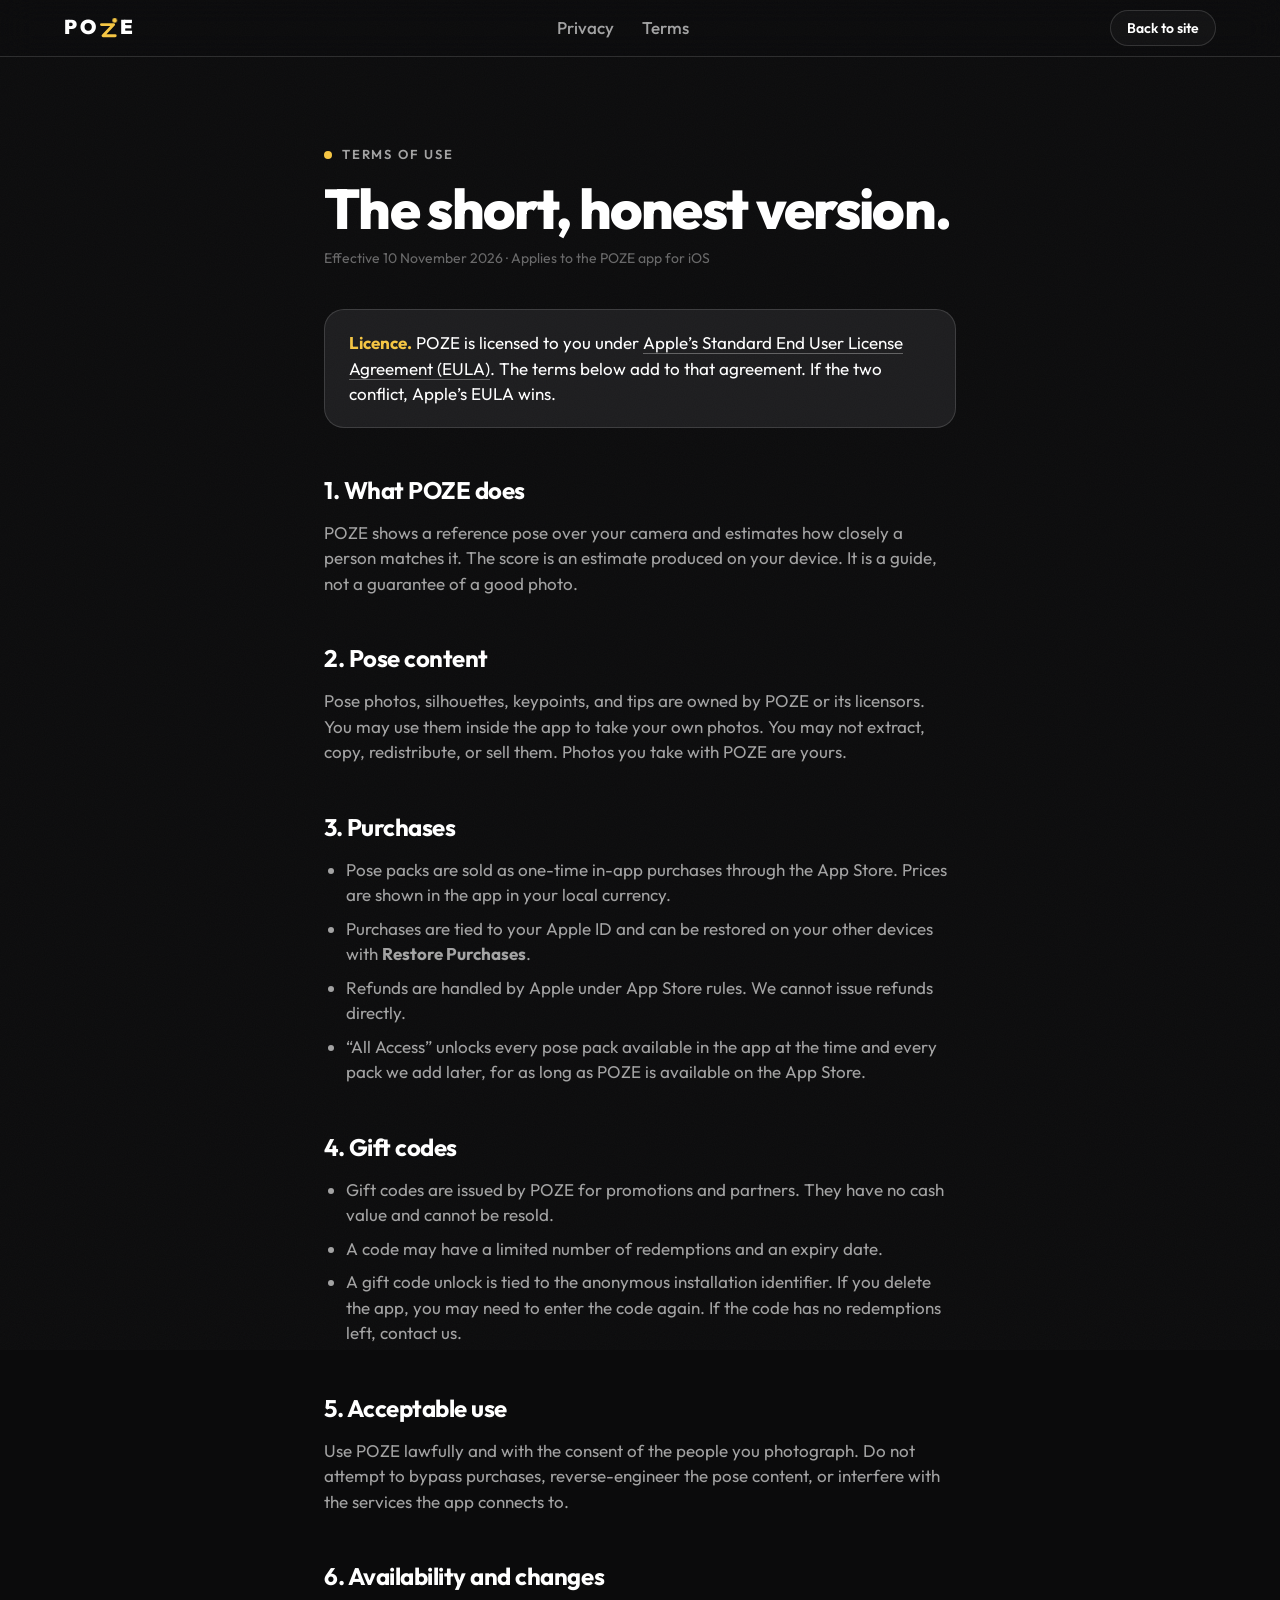
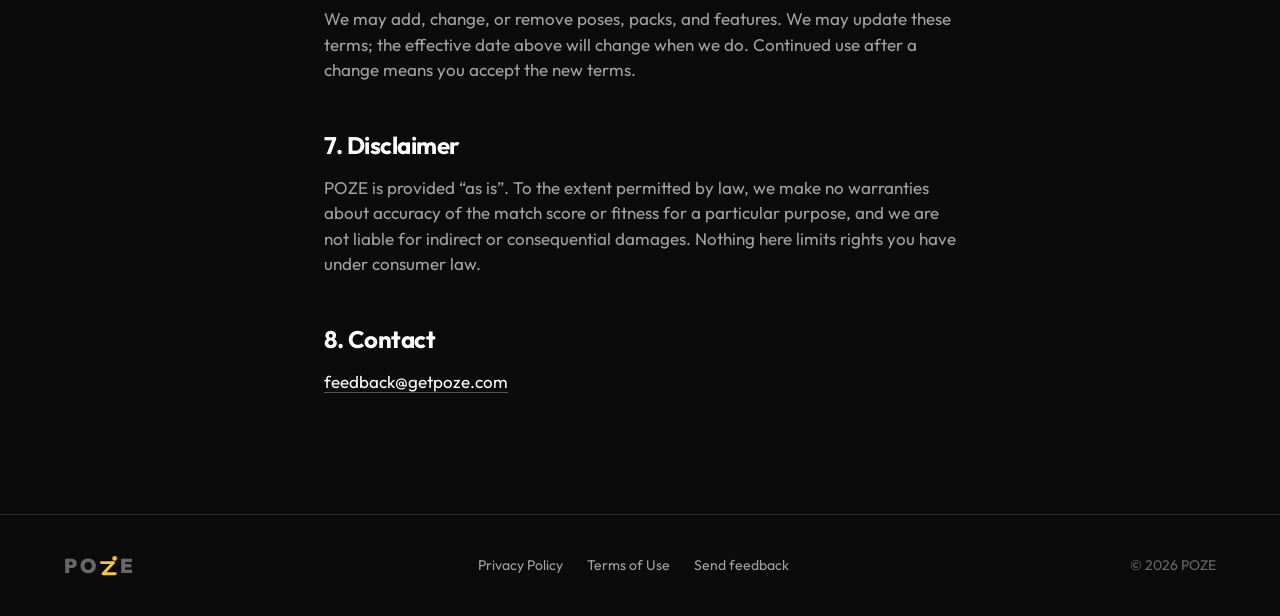
<file: terms/index.html>
<!doctype html>
<html lang="en">
<head>
  <meta charset="utf-8">
  <meta name="viewport" content="width=device-width, initial-scale=1">
  <title>Terms of Use — POZE</title>
  <meta name="description" content="Terms of Use for the POZE app. Apple's Standard End User License Agreement applies, plus a few POZE-specific terms.">
  <meta name="theme-color" content="#0B0B0C">
  <link rel="canonical" href="https://getpoze.com/terms/">
  <link rel="icon" href="/assets/favicon.svg" type="image/svg+xml">
  <link rel="preconnect" href="https://fonts.googleapis.com">
  <link rel="preconnect" href="https://fonts.gstatic.com" crossorigin>
  <link href="https://fonts.googleapis.com/css2?family=Outfit:wght@400;500;600;700;800;900&display=swap" rel="stylesheet">
  <link rel="stylesheet" href="/styles.css">
</head>
<body>
  <div class="grain" aria-hidden="true"></div>
  <header class="nav is-stuck">
    <a class="nav-brand" href="/" aria-label="POZE home">
      <span class="wordmark wordmark--sm"><span>P</span><span>O</span><svg class="zmark" viewBox="28.5 19 64.5 72.5" aria-hidden="true"><path class="zz" d="M34 44H80L40 86H86"/><circle class="zh" cx="84" cy="28" r="9"/></svg><span>E</span></span>
    </a>
    <nav class="nav-links" aria-label="Legal">
      <a href="/privacy/">Privacy</a>
      <a href="/terms/">Terms</a>
    </nav>
    <a class="btn btn--sm btn--ghost" href="/">Back to site</a>
  </header>

  <main class="legal">
    <p class="eyebrow"><span class="dot"></span>Terms of Use</p>
    <h1>The short, honest version.</h1>
    <p class="meta">Effective 10 November 2026 · Applies to the POZE app for iOS</p>

    <p class="summary">
      <b>Licence.</b> POZE is licensed to you under <a href="https://www.apple.com/legal/internet-services/itunes/dev/stdeula/" rel="noopener">Apple’s Standard End User License Agreement (EULA)</a>. The terms below add to that agreement. If the two conflict, Apple’s EULA wins.
    </p>

    <h2>1. What POZE does</h2>
    <p>POZE shows a reference pose over your camera and estimates how closely a person matches it. The score is an estimate produced on your device. It is a guide, not a guarantee of a good photo.</p>

    <h2>2. Pose content</h2>
    <p>Pose photos, silhouettes, keypoints, and tips are owned by POZE or its licensors. You may use them inside the app to take your own photos. You may not extract, copy, redistribute, or sell them. Photos you take with POZE are yours.</p>

    <h2>3. Purchases</h2>
    <ul>
      <li>Pose packs are sold as one-time in-app purchases through the App Store. Prices are shown in the app in your local currency.</li>
      <li>Purchases are tied to your Apple ID and can be restored on your other devices with <b>Restore Purchases</b>.</li>
      <li>Refunds are handled by Apple under App Store rules. We cannot issue refunds directly.</li>
      <li>“All Access” unlocks every pose pack available in the app at the time and every pack we add later, for as long as POZE is available on the App Store.</li>
    </ul>

    <h2>4. Gift codes</h2>
    <ul>
      <li>Gift codes are issued by POZE for promotions and partners. They have no cash value and cannot be resold.</li>
      <li>A code may have a limited number of redemptions and an expiry date.</li>
      <li>A gift code unlock is tied to the anonymous installation identifier. If you delete the app, you may need to enter the code again. If the code has no redemptions left, contact us.</li>
    </ul>

    <h2>5. Acceptable use</h2>
    <p>Use POZE lawfully and with the consent of the people you photograph. Do not attempt to bypass purchases, reverse-engineer the pose content, or interfere with the services the app connects to.</p>

    <h2>6. Availability and changes</h2>
    <p>We may add, change, or remove poses, packs, and features. We may update these terms; the effective date above will change when we do. Continued use after a change means you accept the new terms.</p>

    <h2>7. Disclaimer</h2>
    <p>POZE is provided “as is”. To the extent permitted by law, we make no warranties about accuracy of the match score or fitness for a particular purpose, and we are not liable for indirect or consequential damages. Nothing here limits rights you have under consumer law.</p>

    <h2>8. Contact</h2>
    <p><a href="mailto:feedback@getpoze.com?subject=POZE%20terms">feedback@getpoze.com</a></p>
  </main>

  <footer class="footer">
    <div class="footer-inner">
      <span class="wordmark wordmark--sm"><span>P</span><span>O</span><svg class="zmark" viewBox="28.5 19 64.5 72.5" aria-hidden="true"><path class="zz" d="M34 44H80L40 86H86"/><circle class="zh" cx="84" cy="28" r="9"/></svg><span>E</span></span>
      <nav aria-label="Legal">
        <a href="/privacy/">Privacy Policy</a>
        <a href="/terms/">Terms of Use</a>
        <a href="mailto:feedback@getpoze.com?subject=POZE%20feedback">Send feedback</a>
      </nav>
      <p>© 2026 POZE</p>
    </div>
  </footer>
</body>
</html>
</file>
<file: styles.css>
/* ---------- tokens ---------- */
:root {
  --bg: #0B0B0C;
  --surface: #1C1C1E;
  --surface-2: #232326;
  --accent: #F5C542;
  --accent-ink: #1a1300;
  --green: #4CD964;
  --red: #FF6B57;
  --text: #ffffff;
  --muted: rgba(255, 255, 255, .62);
  --faint: rgba(255, 255, 255, .38);
  --hair: rgba(255, 255, 255, .14);
  --radius: 28px;
  --ease-out: cubic-bezier(.2, .8, .2, 1);
  --ease-spring: cubic-bezier(.34, 1.56, .64, 1);
  --font: "Outfit", -apple-system, "SF Pro Rounded", system-ui, sans-serif;
  --mx: 50vw;
  --my: 30vh;
  --ring: var(--faint);
}

* { box-sizing: border-box; }
html { scroll-behavior: smooth; -webkit-text-size-adjust: 100%; }
body {
  margin: 0;
  background: var(--bg);
  color: var(--text);
  font-family: var(--font);
  font-size: 17px;
  line-height: 1.5;
  overflow-x: clip;
  -webkit-font-smoothing: antialiased;
}
img { display: block; max-width: 100%; }
a { color: inherit; text-decoration: none; }
h1, h2, h3, p, ul, ol, figure { margin: 0; }
ul, ol { padding: 0; list-style: none; }
button, input { font: inherit; }
.sr-only { position: absolute; width: 1px; height: 1px; overflow: hidden; clip: rect(0 0 0 0); }

/* ---------- atmosphere ---------- */
.grain {
  position: fixed; inset: -50%; z-index: 50; pointer-events: none;
  background-image: url("data:image/svg+xml,%3Csvg xmlns='http://www.w3.org/2000/svg' width='220' height='220'%3E%3Cfilter id='n'%3E%3CfeTurbulence type='fractalNoise' baseFrequency='.9' numOctaves='2' stitchTiles='stitch'/%3E%3C/filter%3E%3Crect width='100%25' height='100%25' filter='url(%23n)' opacity='.5'/%3E%3C/svg%3E");
  opacity: .055; mix-blend-mode: screen;
  animation: grain 1.2s steps(6) infinite;
}
@keyframes grain {
  0% { transform: translate(0, 0); } 20% { transform: translate(-3%, 2%); }
  40% { transform: translate(2%, -4%); } 60% { transform: translate(-4%, -1%); }
  80% { transform: translate(3%, 3%); } 100% { transform: translate(0, 0); }
}
.spot {
  position: fixed; inset: 0; z-index: 0; pointer-events: none;
  background: radial-gradient(520px 520px at var(--mx) var(--my), rgba(245, 197, 66, .13), transparent 60%);
  transition: background-position .2s;
}

/* ---------- wordmark ---------- */
.wordmark {
  display: inline-flex; align-items: center;
  font-weight: 900; letter-spacing: .16em; line-height: 1;
}
.wordmark > span { display: inline-block; animation: drop .8s var(--ease-spring) both; }
.wordmark > span:nth-child(1) { animation-delay: .05s; }
.wordmark > span:nth-child(2) { animation-delay: .15s; }
.wordmark > span:nth-child(3) { animation-delay: .25s; }
.wordmark > span:nth-child(4) { animation-delay: .35s; }
.wordmark .zmark { height: .96em; width: auto; overflow: visible; margin: 0 .18em 0 .02em; vertical-align: baseline; animation: drop .8s var(--ease-spring) .25s both; }
.wordmark .zz { fill: none; stroke: var(--accent); stroke-width: 11; stroke-linecap: round; stroke-linejoin: round; stroke-dasharray: 170; stroke-dashoffset: 170; animation: zdraw 1s var(--ease-out) .45s forwards; }
.wordmark .zh { fill: var(--accent); transform-origin: 84px 28px; transform: scale(0); animation: zpop .6s var(--ease-spring) 1.1s forwards; }
@keyframes zdraw { to { stroke-dashoffset: 0; } }
@keyframes zpop { to { transform: scale(1); } }
.wordmark--sm { font-size: 20px; }
.wordmark--xl { font-size: clamp(64px, 14vw, 160px); letter-spacing: .12em; }
.wordmark--xl .zmark { filter: drop-shadow(0 0 24px rgba(245, 197, 66, .55)); }
@keyframes drop {
  from { transform: translateY(-.6em) scale(.9); opacity: 0; }
  to { transform: none; opacity: 1; }
}

/* ---------- nav ---------- */
.nav {
  position: fixed; top: 0; left: 0; right: 0; z-index: 40;
  display: flex; align-items: center; justify-content: space-between; gap: 24px;
  padding: 18px clamp(20px, 5vw, 64px);
  transition: padding .4s var(--ease-out), background .4s, backdrop-filter .4s;
}
.nav.is-stuck {
  padding-top: 10px; padding-bottom: 10px;
  background: rgba(11, 11, 12, .72);
  backdrop-filter: blur(18px) saturate(1.3); -webkit-backdrop-filter: blur(18px) saturate(1.3);
  border-bottom: 1px solid var(--hair);
}
.nav-links { display: flex; gap: 28px; font-weight: 500; color: var(--muted); }
.nav-links a { position: relative; transition: color .25s; }
.nav-links a::after {
  content: ""; position: absolute; left: 0; right: 0; bottom: -6px; height: 2px;
  background: var(--accent); border-radius: 2px;
  transform: scaleX(0); transform-origin: left; transition: transform .35s var(--ease-out);
}
.nav-links a:hover { color: var(--text); }
.nav-links a:hover::after { transform: scaleX(1); }

/* ---------- buttons ---------- */
.btn {
  display: inline-flex; align-items: center; gap: 10px;
  padding: 14px 22px; border-radius: 999px; border: 1px solid transparent;
  font-weight: 600; font-size: 16px; line-height: 1; cursor: pointer;
  transition: transform .25s var(--ease-out), background .25s, box-shadow .25s, border-color .25s;
  will-change: transform;
}
.btn--sm { padding: 10px 16px; font-size: 14px; }
.btn--lg { padding: 18px 28px; font-size: 17px; }
.btn--accent { background: var(--accent); color: var(--accent-ink); box-shadow: 0 10px 30px -10px rgba(245, 197, 66, .6); }
.btn--accent:hover { box-shadow: 0 16px 40px -10px rgba(245, 197, 66, .8); }
.btn--ghost { border-color: var(--hair); color: var(--text); background: rgba(255, 255, 255, .03); }
.btn--ghost:hover { border-color: rgba(255, 255, 255, .35); background: rgba(255, 255, 255, .06); }
.btn:active { transform: scale(.96) !important; }

/* ---------- type ---------- */
.eyebrow {
  display: inline-flex; align-items: center; gap: 10px;
  font-size: 13px; font-weight: 600; letter-spacing: .14em; text-transform: uppercase; color: var(--muted);
}
.dot { width: 8px; height: 8px; border-radius: 50%; background: var(--accent); box-shadow: 0 0 0 0 rgba(245, 197, 66, .6); animation: ping 2.4s ease-out infinite; }
@keyframes ping { 0% { box-shadow: 0 0 0 0 rgba(245, 197, 66, .6); } 100% { box-shadow: 0 0 0 12px rgba(245, 197, 66, 0); } }
.h1 { font-size: clamp(46px, 7.4vw, 104px); font-weight: 800; line-height: .98; letter-spacing: -.03em; margin: 22px 0 26px; }
.h1 .line { display: block; overflow: hidden; padding-bottom: .08em; margin-bottom: -.08em; }
.h1 .w { display: inline-block; transform: translateY(110%) rotate(4deg); transform-origin: left bottom; animation: rise 1s var(--ease-out) both; animation-delay: calc(var(--i) * .07s + .25s); }
.w--accent { color: var(--accent); text-shadow: 0 0 48px rgba(245, 197, 66, .45); }
@keyframes rise { to { transform: none; } }
.h2 { font-size: clamp(32px, 4.4vw, 56px); font-weight: 700; line-height: 1.05; letter-spacing: -.025em; max-width: 18ch; }
.h2 em { font-style: normal; color: var(--accent); }
.lede { font-size: clamp(17px, 1.4vw, 20px); color: var(--muted); max-width: 52ch; }
.tiny { font-size: 14px; color: var(--faint); }
.tiny a { color: var(--muted); border-bottom: 1px solid var(--hair); }

/* ---------- reveal ---------- */
.reveal { opacity: 0; transform: translateY(26px); transition: opacity .9s var(--ease-out), transform .9s var(--ease-out); transition-delay: var(--d, 0s); }
.reveal.in { opacity: 1; transform: none; }

/* ---------- layout ---------- */
.section { position: relative; z-index: 1; padding: clamp(72px, 9vw, 120px) clamp(20px, 5vw, 64px); max-width: 1280px; margin: 0 auto; }
.section-head { margin-bottom: clamp(40px, 6vw, 72px); }
.section-head .h2 { margin-top: 18px; }

/* ---------- hero ---------- */
.hero {
  position: relative; z-index: 1;
  min-height: 100svh;
  display: grid; grid-template-columns: 1.1fr .9fr; grid-template-rows: 1fr auto; align-items: center; gap: 0 clamp(24px, 4vw, 64px);
  max-width: 1280px; margin: 0 auto;
  padding: clamp(110px, 16vh, 160px) clamp(20px, 5vw, 64px) 60px;
}
.cta-row { display: flex; flex-wrap: wrap; gap: 14px; margin-top: 34px; }
.btn--xl { padding: 20px 32px; font-size: 18px; }
.trust { display: flex; flex-wrap: wrap; gap: 8px 22px; margin-top: 18px; font-size: 14px; color: var(--muted); }
.trust li { display: inline-flex; align-items: center; gap: 7px; }
.trust li::before { content: ""; width: 14px; height: 14px; border-radius: 50%; background: var(--green) url("data:image/svg+xml,%3Csvg xmlns='http://www.w3.org/2000/svg' viewBox='0 0 16 16'%3E%3Cpath d='M4 8.5l2.5 2.5L12 5.5' fill='none' stroke='%23052' stroke-width='2.2' stroke-linecap='round' stroke-linejoin='round'/%3E%3C/svg%3E") center / 10px no-repeat; }
.band { margin-top: 48px; padding: 28px 32px; border-radius: var(--radius); display: flex; align-items: center; justify-content: space-between; gap: 24px; background: linear-gradient(120deg, rgba(245, 197, 66, .14), rgba(245, 197, 66, .04) 60%, transparent), var(--surface); border: 1px solid rgba(245, 197, 66, .3); }
.band h3 { font-size: 24px; font-weight: 700; letter-spacing: -.02em; }
.band p { color: var(--muted); margin-top: 4px; }
.packs-cta { margin-top: 36px; display: flex; flex-direction: column; align-items: center; gap: 18px; }
.badge { position: absolute; top: 14px; right: 14px; z-index: 2; padding: 6px 12px; border-radius: 999px; background: var(--green); color: #052; font-size: 12px; font-weight: 800; letter-spacing: .04em; text-transform: uppercase; box-shadow: 0 8px 20px -8px rgba(76, 217, 100, .8); }
.get-live { display: flex; flex-direction: column; align-items: center; gap: 16px; margin-top: 12px; }
.get-live .trust { margin-top: 0; justify-content: center; }
.get-prelaunch { display: flex; flex-direction: column; align-items: center; gap: 14px; margin-top: 8px; width: 100%; }
.prelaunch-note { color: var(--muted); max-width: 44ch; }
body:not(.is-prelaunch) .get-prelaunch { display: none; }
body.is-prelaunch .get-live { display: none; }
.dock { position: fixed; left: 12px; right: 12px; bottom: calc(12px + env(safe-area-inset-bottom)); z-index: 45; display: none; align-items: center; gap: 12px; padding: 10px 10px 10px 14px; border-radius: 20px; background: rgba(28, 28, 30, .86); border: 1px solid var(--hair); backdrop-filter: blur(18px) saturate(1.3); -webkit-backdrop-filter: blur(18px) saturate(1.3); box-shadow: 0 20px 50px -20px rgba(0, 0, 0, .9); transform: translateY(130%); transition: transform .5s var(--ease-spring); }
.dock.show { transform: none; }
.dock-mark { width: 30px; height: 34px; flex: none; }
.dock-text { flex: 1; display: flex; flex-direction: column; line-height: 1.15; }
.dock-text b { font-weight: 800; letter-spacing: .08em; font-size: 14px; }
.dock-text span { font-size: 12px; color: var(--muted); }
.stats { grid-column: 1 / -1; display: flex; flex-wrap: wrap; justify-content: space-between; gap: 20px 32px; margin-top: 56px; padding-top: 28px; border-top: 1px solid var(--hair); }
.stats li { display: flex; flex-direction: column; gap: 2px; }
.stats b { font-size: 30px; font-weight: 800; letter-spacing: -.02em; font-variant-numeric: tabular-nums; }
.stats b small { font-size: 18px; font-weight: 600; color: var(--muted); }
.stats span { font-size: 13px; color: var(--faint); text-transform: uppercase; letter-spacing: .1em; }

/* phone */
.hero-device { position: relative; display: grid; place-items: center; perspective: 1400px; }
.phone {
  position: relative; width: min(320px, 78vw); aspect-ratio: 9 / 19.5;
  border-radius: 52px; padding: 10px; background: #141416;
  box-shadow:
    inset 0 0 0 2px #2a2a2e,
    0 0 0 1px #000,
    0 50px 120px -30px rgba(0, 0, 0, .9),
    0 0 90px -20px rgba(245, 197, 66, .18);
  transform-style: preserve-3d;
  transform: rotateX(var(--rx, 0deg)) rotateY(var(--ry, 0deg));
  transition: transform .5s var(--ease-out);
  animation: hover 7s ease-in-out infinite;
}
@keyframes hover { 0%, 100% { translate: 0 0; } 50% { translate: 0 -12px; } }
.phone-glow { position: absolute; inset: 18%; z-index: -1; border-radius: 50%; background: radial-gradient(circle, rgba(245, 197, 66, .22), transparent 70%); filter: blur(30px); animation: breathe 5s ease-in-out infinite; }
@keyframes breathe { 0%, 100% { opacity: .6; transform: scale(.9); } 50% { opacity: 1; transform: scale(1.1); } }
.phone-screen { position: relative; width: 100%; height: 100%; border-radius: 42px; overflow: hidden; background: #000; isolation: isolate; }
.phone-screen::before { content: ""; position: absolute; top: 12px; left: 50%; translate: -50% 0; width: 34%; height: 24px; border-radius: 14px; background: #000; z-index: 9; }
.feed { position: absolute; inset: 0; width: 100%; height: 100%; object-fit: cover; transform-origin: 50% 40%; transform: translate(calc(var(--miss, 0) * 5%), calc(var(--miss, 0) * 1.5%)) scale(calc(1 + var(--miss, 0) * .12)); transition: opacity .7s, transform .35s var(--ease-out); }
.feed--next { opacity: 0; }
.phone.is-switching .feed { opacity: 0; }
.phone.is-switching .feed--next { opacity: 1; }
.phone-screen::after { content: ""; position: absolute; inset: 0; background: linear-gradient(to bottom, rgba(0, 0, 0, .45), transparent 20%, transparent 52%, rgba(0, 0, 0, .7)); pointer-events: none; z-index: 1; }
.guide { position: absolute; inset: 0; z-index: 2; }
.lines { width: 100%; height: 100%; object-fit: cover; filter: invert(1) brightness(1.4) drop-shadow(0 0 2px rgba(0, 0, 0, .6)); opacity: .9; clip-path: inset(0 0 0 0); }
.lines.draw { animation: draw 1.1s var(--ease-out) both; }
@keyframes draw { from { clip-path: inset(0 0 100% 0); } to { clip-path: inset(0 0 0 0); } }
.lines-sweep { position: absolute; left: 0; right: 0; height: 2px; top: 0; background: linear-gradient(90deg, transparent, var(--accent), transparent); opacity: 0; }
.lines.draw ~ .lines-sweep { animation: sweep 1.1s var(--ease-out) both; }
@keyframes sweep { 0% { top: 0; opacity: 1; } 95% { opacity: 1; } 100% { top: 100%; opacity: 0; } }
.cb { width: 30px; height: 30px; flex: none; display: grid; place-items: center; border-radius: 50%; background: rgba(0, 0, 0, .45); backdrop-filter: blur(8px); -webkit-backdrop-filter: blur(8px); color: #fff; }
.cb svg { width: 15px; height: 15px; fill: none; stroke: currentColor; stroke-width: 2; stroke-linecap: round; stroke-linejoin: round; }
.cb--on { color: var(--accent); }
.topbar { position: absolute; top: 44px; left: 12px; right: 12px; display: flex; align-items: center; justify-content: space-between; z-index: 3; }
.aspect { padding: 6px 11px; border-radius: 999px; background: rgba(0, 0, 0, .45); backdrop-filter: blur(8px); -webkit-backdrop-filter: blur(8px); font-size: 11px; font-weight: 600; letter-spacing: .02em; }
.side { position: absolute; top: 88px; right: 12px; z-index: 3; display: grid; gap: 8px; }
.tip { position: absolute; left: 50%; translate: -50% 0; bottom: 204px; z-index: 3; width: max-content; max-width: calc(100% - 28px); padding: 5px 12px; border-radius: 14px; background: rgba(0, 0, 0, .5); backdrop-filter: blur(8px); -webkit-backdrop-filter: blur(8px); font-size: 11px; font-weight: 500; text-align: center; color: rgba(255, 255, 255, .9); transition: opacity .4s, transform .4s var(--ease-out); }
.tip.hide { opacity: 0; transform: translateY(6px); }
.zoom { position: absolute; left: 50%; translate: -50% 0; bottom: 166px; z-index: 3; display: flex; gap: 4px; padding: 3px; border-radius: 999px; background: rgba(0, 0, 0, .5); border: 1px solid var(--hair); font-size: 10px; font-weight: 600; }
.zoom span { width: 24px; height: 24px; display: grid; place-items: center; border-radius: 50%; color: var(--muted); }
.zoom .on { background: rgba(255, 255, 255, .14); color: var(--accent); }
.strip { position: absolute; left: 12px; right: 0; bottom: 110px; z-index: 3; display: flex; align-items: center; gap: 6px; overflow: hidden; }
.strip .cat { flex: none; padding: 6px 10px; border-radius: 999px; border: 1px solid var(--hair); background: rgba(0, 0, 0, .45); font-size: 10px; font-weight: 600; }
.strip .cat::after { content: ""; display: inline-block; width: 4px; height: 4px; margin: 0 0 2px 5px; border: solid currentColor; border-width: 0 1.5px 1.5px 0; rotate: 45deg; }
.strip img { flex: none; width: 31px; height: 46px; object-fit: cover; border-radius: 8px; opacity: .75; outline: 2px solid transparent; outline-offset: -2px; transition: opacity .3s, outline-color .3s; }
.strip img.on { opacity: 1; outline-color: var(--accent); }
.shutter-area { position: absolute; left: 0; right: 0; bottom: 18px; z-index: 3; display: flex; align-items: center; justify-content: space-between; padding: 0 22px; }
.shutter-side { display: grid; gap: 8px; justify-items: center; }
.thumb { width: 30px; height: 30px; border-radius: 8px; background: #2a2a2e center / cover; border: 1.5px solid rgba(255, 255, 255, .5); transition: transform .4s var(--ease-spring); }
.thumb.pop { animation: pop .7s var(--ease-spring); }
@keyframes pop { 0% { transform: scale(2.2) translate(80%, -120%); opacity: 0; } 40% { opacity: 1; } 100% { transform: none; } }
.ring { position: relative; width: 82px; height: 82px; }
.ring svg { position: absolute; inset: 0; transform: rotate(-90deg); }
.ring circle { fill: none; stroke-width: 7; stroke-linecap: round; }
.ring-track { stroke: rgba(255, 255, 255, .16); }
.ring-fill { stroke: var(--ring); stroke-dasharray: 276.46; stroke-dashoffset: 276.46; transition: stroke .35s, filter .35s; }
.ring.is-green { --ring: var(--green); animation: thump .5s var(--ease-spring); }
.ring.is-green .ring-fill { filter: drop-shadow(0 0 6px rgba(76, 217, 100, .8)); }
.ring.is-yellow { --ring: var(--accent); }
.ring.is-red { --ring: var(--red); }
@keyframes thump { 0% { transform: scale(1); } 40% { transform: scale(1.1); } 100% { transform: scale(1); } }
.shutter { position: absolute; inset: 12px; border-radius: 50%; background: #fff; display: flex; align-items: baseline; justify-content: center; gap: 1px; color: #000; font-weight: 800; font-size: 18px; letter-spacing: -.02em; font-variant-numeric: tabular-nums; box-shadow: inset 0 0 0 2px #000, inset 0 0 0 4px #fff; }
.shutter .pct { font-size: 9px; font-weight: 700; }
.toast { position: absolute; top: 46px; left: 50%; translate: -50% -140%; z-index: 4; padding: 8px 14px; border-radius: 999px; background: var(--green); color: #052; font-size: 12px; font-weight: 700; opacity: 0; transition: translate .5s var(--ease-spring), opacity .3s; }
.toast.show { translate: -50% 0; opacity: 1; }
.flash { position: absolute; inset: 0; z-index: 8; background: #fff; opacity: 0; pointer-events: none; }
.flash.on { animation: flash .22s ease-out; }
@keyframes flash { 0% { opacity: .95; } 100% { opacity: 0; } }

.float {
  position: absolute; z-index: 2; display: flex; flex-direction: column; gap: 2px;
  padding: 12px 16px; border-radius: 18px; background: rgba(28, 28, 30, .7); border: 1px solid var(--hair);
  backdrop-filter: blur(14px); -webkit-backdrop-filter: blur(14px);
  box-shadow: 0 30px 60px -20px rgba(0, 0, 0, .8);
  animation: hover 6s ease-in-out infinite;
}
.float .k { font-size: 11px; letter-spacing: .12em; text-transform: uppercase; color: var(--faint); }
.float b { font-size: 20px; font-weight: 800; font-variant-numeric: tabular-nums; }
.float--a { right: max(-24px, calc(50% - 300px)); top: 22%; animation-delay: -2s; }
.float--b { left: max(-24px, calc(50% - 310px)); bottom: 24%; animation-delay: -4s; }
.float--a b { color: var(--ring); transition: color .35s; }
.float--a.is-green { --ring: var(--green); } .float--a.is-yellow { --ring: var(--accent); } .float--a.is-red { --ring: var(--red); }

/* ---------- marquee ---------- */
.marquee-wrap { position: relative; z-index: 1; padding: 20px 0 40px; }
.marquee-label { text-align: center; color: var(--muted); max-width: 46ch; margin: 0 auto 36px; padding: 0 20px; }
.marquee { overflow: hidden; mask-image: linear-gradient(90deg, transparent, #000 10%, #000 90%, transparent); -webkit-mask-image: linear-gradient(90deg, transparent, #000 10%, #000 90%, transparent); }
.marquee-track { display: flex; gap: 18px; width: max-content; animation: scroll 46s linear infinite; }
.marquee:hover .marquee-track { animation-play-state: paused; }
@keyframes scroll { to { transform: translateX(-50%); } }
.card {
  position: relative; flex: none; width: 190px; aspect-ratio: 2 / 3; border-radius: 22px; overflow: hidden;
  background: var(--surface); transform: rotateX(var(--rx, 0)) rotateY(var(--ry, 0)) translateZ(0);
  transition: transform .4s var(--ease-out), box-shadow .4s; will-change: transform;
}
.marquee { perspective: 900px; }
.card img { width: 100%; height: 100%; object-fit: cover; transition: transform .6s var(--ease-out), filter .4s; }
.card .card-lines { position: absolute; inset: 0; object-fit: contain; filter: invert(1) brightness(1.5) drop-shadow(0 0 3px #fff); opacity: 0; transform: scale(1.02); transition: opacity .4s; }
.card:hover { box-shadow: 0 30px 60px -20px rgba(0, 0, 0, .9), 0 0 0 1px rgba(245, 197, 66, .4); z-index: 2; }
.card:hover img:first-child { filter: brightness(.45) saturate(.6); transform: scale(1.05); }
.card:hover .card-lines { opacity: .95; }
.card figcaption { position: absolute; left: 12px; right: 12px; bottom: 12px; padding: 6px 10px; border-radius: 999px; background: rgba(0, 0, 0, .55); backdrop-filter: blur(8px); font-size: 12px; font-weight: 600; transform: translateY(8px); opacity: 0; transition: .35s var(--ease-out); }
.card:hover figcaption { transform: none; opacity: 1; }

/* ---------- steps ---------- */
.steps { display: grid; grid-template-columns: repeat(3, 1fr); gap: 22px; counter-reset: step; }
.step { position: relative; padding: 22px; border-radius: var(--radius); background: var(--surface); border: 1px solid var(--hair); overflow: hidden; }
.step::before { content: ""; position: absolute; inset: 0; background: radial-gradient(400px 200px at var(--x, 50%) var(--y, 0%), rgba(245, 197, 66, .12), transparent 60%); opacity: 0; transition: opacity .4s; }
.step:hover::before { opacity: 1; }
.step-art { position: relative; aspect-ratio: 4 / 3; border-radius: 20px; background: var(--bg); overflow: hidden; margin-bottom: 22px; display: grid; place-items: center; }
.step-n { font-size: 13px; font-weight: 700; letter-spacing: .14em; color: var(--accent); }
.step h3 { font-size: 24px; font-weight: 700; letter-spacing: -.02em; margin: 8px 0 8px; }
.step p { color: var(--muted); font-size: 16px; }

.grid-mini { display: grid; grid-template-columns: repeat(3, 44px); gap: 8px; }
.grid-mini span { height: 62px; border-radius: 10px; background: var(--surface-2); transition: .3s; }
.grid-mini span:nth-child(1) { background: linear-gradient(160deg, #3b2c3f, #1c1c1e); }
.grid-mini span:nth-child(2) { background: linear-gradient(160deg, #2c3b3f, #1c1c1e); }
.grid-mini span:nth-child(5) { background: linear-gradient(160deg, #3f3a2c, #1c1c1e); }
.grid-mini .pick { background: linear-gradient(160deg, #6a4e10, #2b2000); animation: pick 3.6s var(--ease-spring) infinite; }
@keyframes pick {
  0%, 20% { transform: scale(1); box-shadow: 0 0 0 0 transparent; }
  35%, 65% { transform: scale(1.12); box-shadow: 0 0 0 2px var(--accent), 0 12px 30px -8px rgba(245, 197, 66, .6); }
  80%, 100% { transform: scale(1); box-shadow: 0 0 0 0 transparent; }
}
.overlay-mini { position: relative; width: 100%; height: 100%; }
.overlay-mini img { position: absolute; inset: 0; width: 100%; height: 100%; object-fit: cover; }
.overlay-mini .ol { object-fit: cover; filter: invert(1) brightness(1.5); opacity: .8; animation: breathe-op 3s ease-in-out infinite; }
@keyframes breathe-op { 0%, 100% { opacity: .35; } 50% { opacity: .95; } }
.overlay-mini .say { position: absolute; left: 50%; bottom: 14px; translate: -50% 0; white-space: nowrap; padding: 6px 12px; border-radius: 999px; background: rgba(0, 0, 0, .6); backdrop-filter: blur(6px); font-size: 12px; animation: say 4s var(--ease-spring) infinite; }
@keyframes say { 0%, 10% { opacity: 0; transform: translateY(10px) scale(.9); } 25%, 80% { opacity: 1; transform: none; } 95%, 100% { opacity: 0; transform: translateY(-6px); } }
.ring-mini { position: relative; width: 120px; height: 120px; }
.ring-mini svg { position: absolute; inset: 0; transform: rotate(-90deg); }
.ring-mini circle { fill: none; stroke-width: 8; stroke-linecap: round; }
.ring-mini .t { stroke: rgba(255, 255, 255, .12); }
.ring-mini .f { stroke: var(--accent); stroke-dasharray: 263.9; stroke-dashoffset: 263.9; }
.ring-mini b { position: absolute; inset: 0; display: flex; align-items: baseline; justify-content: center; padding-top: 38px; font-size: 30px; font-weight: 800; letter-spacing: -.02em; font-variant-numeric: tabular-nums; }
.ring-mini b small { font-size: 14px; margin-left: 2px; }
.in .ring-mini .f { animation: fill92 1.8s var(--ease-out) .3s both, go-green .4s linear 1.5s both; }
.in .ring-mini b { animation: go-green-text .4s linear 1.5s both; }
@keyframes fill92 { to { stroke-dashoffset: 21.1; } }
@keyframes go-green { to { stroke: var(--green); filter: drop-shadow(0 0 8px rgba(76, 217, 100, .8)); } }
@keyframes go-green-text { to { color: var(--green); } }

/* ---------- match (scroll-linked) ---------- */
.match { padding-top: 0; padding-bottom: 0; height: 200vh; max-width: none; }
.match-sticky { position: sticky; top: 0; height: 100svh; display: grid; grid-template-columns: 1fr 1fr; align-items: center; gap: 40px; max-width: 1280px; margin: 0 auto; padding: 0 clamp(20px, 5vw, 64px); }
.match-ring { position: relative; width: min(440px, 80vw); aspect-ratio: 1; margin: 0 auto; }
.match-ring svg { position: absolute; inset: 0; transform: rotate(-90deg); }
.match-ring circle { fill: none; stroke-width: 12; stroke-linecap: round; }
.match-ring .t { stroke: rgba(255, 255, 255, .1); }
.match-ring .f { stroke: var(--ring); stroke-dasharray: 552.9; stroke-dashoffset: 552.9; transition: stroke .3s; }
.match.is-green .match-ring .f { filter: drop-shadow(0 0 14px rgba(76, 217, 100, .7)); }
.match.is-green { --ring: var(--green); }
.match.is-yellow { --ring: var(--accent); }
.match.is-red { --ring: var(--red); }
.match-num { position: absolute; inset: 0; display: flex; align-items: baseline; justify-content: center; padding-top: 32%; gap: 4px; font-weight: 800; letter-spacing: -.04em; }
.match-num b { font-size: clamp(72px, 12vw, 136px); font-variant-numeric: tabular-nums; line-height: 1; }
.match-num span { font-size: 28px; color: var(--muted); }
.match-state { position: absolute; left: 50%; bottom: 14%; translate: -50% 0; padding: 8px 16px; border-radius: 999px; background: var(--surface); border: 1px solid var(--hair); font-size: 14px; font-weight: 600; white-space: nowrap; }
.match-copy .h2 { margin: 18px 0 20px; }
.ticks { margin-top: 28px; display: grid; gap: 10px; }
.ticks li { display: flex; align-items: center; gap: 12px; padding: 12px 16px; border-radius: 14px; border: 1px solid var(--hair); color: var(--faint); transition: .4s var(--ease-out); }
.ticks li::before { content: ""; width: 10px; height: 10px; border-radius: 50%; background: var(--hair); transition: .4s; }
.ticks li.on { color: var(--text); border-color: rgba(255, 255, 255, .3); background: rgba(255, 255, 255, .04); transform: translateX(6px); }
.ticks li.on::before { background: var(--ring); box-shadow: 0 0 12px var(--ring); }

/* ---------- bento ---------- */
.bento { display: grid; grid-template-columns: repeat(3, 1fr); gap: 20px; }
.tile { position: relative; padding: 22px; border-radius: var(--radius); background: var(--surface); border: 1px solid var(--hair); overflow: hidden; transition: transform .4s var(--ease-out), border-color .4s; }
.tile::before { content: ""; position: absolute; inset: 0; background: radial-gradient(360px 240px at var(--x, 50%) var(--y, 50%), rgba(245, 197, 66, .1), transparent 60%); opacity: 0; transition: opacity .4s; }
.tile:hover { transform: translateY(-4px); border-color: rgba(255, 255, 255, .22); }
.tile:hover::before { opacity: 1; }
.tile--wide { grid-column: span 2; }
.tile h3 { font-size: 22px; font-weight: 700; letter-spacing: -.02em; margin-bottom: 6px; }
.tile p { color: var(--muted); font-size: 16px; }
.tile-art { position: relative; height: 200px; border-radius: 20px; background: var(--bg); margin-bottom: 20px; overflow: hidden; display: grid; place-items: center; }

.art-overlay img { position: absolute; inset: 0; width: 100%; height: 100%; object-fit: cover; }
.art-overlay .ol { object-fit: contain; filter: invert(1) brightness(1.5); animation: ol-toggle 4s ease-in-out infinite; }
.art-overlay img:first-child { animation: ph-toggle 4s ease-in-out infinite; }
@keyframes ol-toggle { 0%, 40% { opacity: 0; } 55%, 90% { opacity: .95; } 100% { opacity: 0; } }
@keyframes ph-toggle { 0%, 40% { filter: none; } 55%, 90% { filter: brightness(.35) saturate(.5); } 100% { filter: none; } }
.seg { position: absolute; bottom: 14px; left: 50%; translate: -50% 0; display: grid; grid-template-columns: 1fr 1fr; padding: 4px; border-radius: 999px; background: rgba(0, 0, 0, .55); backdrop-filter: blur(8px); font-size: 12px; font-weight: 600; }
.seg span { position: relative; z-index: 1; padding: 6px 16px; }
.seg i { position: absolute; top: 4px; bottom: 4px; left: 4px; width: calc(50% - 4px); border-radius: 999px; background: rgba(255, 255, 255, .18); animation: seg-slide 4s var(--ease-spring) infinite; }
@keyframes seg-slide { 0%, 40% { transform: translateX(0); } 55%, 90% { transform: translateX(100%); } 100% { transform: translateX(0); } }

.art-lock svg { width: 110px; height: 110px; }
.art-lock .body { fill: var(--surface-2); stroke: #fff; stroke-width: 2.5; }
.art-lock .shackle { fill: none; stroke: #fff; stroke-width: 4; stroke-linecap: round; transform-origin: 32px 28px; animation: shackle 3.6s var(--ease-spring) infinite; }
.art-lock .key { fill: var(--accent); animation: key 3.6s ease-in-out infinite; }
@keyframes shackle { 0%, 15% { transform: translateY(-7px); } 35%, 80% { transform: translateY(0); } 95%, 100% { transform: translateY(-7px); } }
@keyframes key { 0%, 30% { fill: var(--faint); } 40%, 80% { fill: var(--green); filter: drop-shadow(0 0 6px var(--green)); } 100% { fill: var(--faint); } }

.art-timer { position: relative; }
.art-timer span { position: absolute; font-size: 96px; font-weight: 800; letter-spacing: -.04em; font-variant-numeric: tabular-nums; opacity: 0; animation: tick 4s ease-out infinite; }
.art-timer span:nth-child(1) { animation-delay: 0s; }
.art-timer span:nth-child(2) { animation-delay: 1s; }
.art-timer span:nth-child(3) { animation-delay: 2s; }
.art-timer .go { animation-delay: 3s; color: var(--green); font-size: 72px; }
@keyframes tick { 0% { opacity: 0; transform: scale(1.6); } 8% { opacity: 1; transform: scale(1); } 22% { opacity: 1; } 25% { opacity: 0; transform: scale(.8); } 100% { opacity: 0; } }

.art-haptic { position: relative; }
.art-haptic b { width: 18px; height: 18px; border-radius: 50%; background: var(--green); box-shadow: 0 0 20px var(--green); }
.art-haptic i { position: absolute; left: 50%; top: 50%; width: 18px; height: 18px; border-radius: 50%; border: 2px solid var(--green); translate: -50% -50%; opacity: 0; animation: ripple 2.4s ease-out infinite; }
.art-haptic i:nth-child(2) { animation-delay: .5s; }
.art-haptic i:nth-child(3) { animation-delay: 1s; }
@keyframes ripple { 0% { transform: scale(1); opacity: .9; } 100% { transform: scale(9); opacity: 0; } }

.art-offline { gap: 30px; grid-auto-flow: column; }
.cloud svg { width: 150px; }
.cloud path:first-child { fill: none; stroke: #fff; stroke-width: 2.5; stroke-linejoin: round; }
.cloud .slash { fill: none; stroke: var(--red); stroke-width: 3.5; stroke-linecap: round; stroke-dasharray: 60; stroke-dashoffset: 60; animation: slash 3.5s ease-in-out infinite; }
@keyframes slash { 0%, 20% { stroke-dashoffset: 60; } 40%, 85% { stroke-dashoffset: 0; } 100% { stroke-dashoffset: 60; } }
.bars { display: flex; align-items: end; gap: 5px; height: 40px; }
.bars i { width: 8px; border-radius: 3px; background: var(--faint); animation: bar 3.5s ease-in-out infinite; }
.bars i:nth-child(1) { height: 25%; } .bars i:nth-child(2) { height: 50%; } .bars i:nth-child(3) { height: 75%; } .bars i:nth-child(4) { height: 100%; }
@keyframes bar { 0%, 20% { background: var(--green); } 40%, 85% { background: rgba(255, 255, 255, .14); } 100% { background: var(--green); } }

/* ---------- packs ---------- */
.pack-grid { display: grid; grid-template-columns: repeat(3, 1fr); gap: 20px; }
.pack { position: relative; padding: 22px; border-radius: var(--radius); background: var(--surface); border: 1px solid var(--hair); transition: transform .4s var(--ease-out), border-color .4s; }
.pack:hover { transform: translateY(-6px); border-color: rgba(255, 255, 255, .25); }
.pack h3 { font-size: 24px; font-weight: 700; letter-spacing: -.02em; margin: 18px 0 6px; }
.pack p { color: var(--muted); font-size: 16px; min-height: 3lh; }
.price { display: inline-block; margin-top: 16px; padding: 6px 12px; border-radius: 999px; background: rgba(255, 255, 255, .06); font-size: 13px; font-weight: 600; color: var(--muted); }
.pack-cover { position: relative; height: 220px; border-radius: 20px; background: var(--bg); overflow: hidden; display: grid; place-items: center; }
.pack-cover img { position: absolute; width: 46%; aspect-ratio: 2 / 3; object-fit: cover; border-radius: 12px; box-shadow: 0 20px 40px -10px #000; transition: transform .5s var(--ease-spring); }
.pack-cover img:nth-child(1) { transform: rotate(-12deg) translateX(-50%); }
.pack-cover img:nth-child(2) { transform: translateY(6%); z-index: 1; }
.pack-cover img:nth-child(3) { transform: rotate(12deg) translateX(50%); }
.pack:hover .pack-cover img:nth-child(1) { transform: rotate(-18deg) translate(-62%, -4%); }
.pack:hover .pack-cover img:nth-child(2) { transform: translateY(-2%) scale(1.06); }
.pack:hover .pack-cover img:nth-child(3) { transform: rotate(18deg) translate(62%, -4%); }
.pack-cover--tint span, .pack-cover--all span { font-size: 110px; font-weight: 900; letter-spacing: -.05em; color: var(--accent); text-shadow: 0 0 40px rgba(245, 197, 66, .5); transition: transform .5s var(--ease-spring); }
.pack:hover .pack-cover span { transform: scale(1.12) rotate(-4deg); }
.pack-cover--tint { background: radial-gradient(circle at 30% 20%, #3a2d08, var(--bg) 70%); }
.pack-cover--all { background: radial-gradient(circle at 70% 80%, #163a1d, var(--bg) 70%); }
.pack-cover--all span { color: var(--green); text-shadow: 0 0 40px rgba(76, 217, 100, .5); }
.pack--all::after { content: ""; position: absolute; inset: -1px; border-radius: inherit; padding: 1px; background: conic-gradient(from var(--a, 0deg), transparent 0 60%, var(--accent) 80%, var(--green) 90%, transparent); -webkit-mask: linear-gradient(#000 0 0) content-box, linear-gradient(#000 0 0); -webkit-mask-composite: xor; mask-composite: exclude; animation: spin-border 5s linear infinite; pointer-events: none; }
@property --a { syntax: "<angle>"; inherits: false; initial-value: 0deg; }
@keyframes spin-border { to { --a: 360deg; } }
.gift { color: var(--muted); text-align: center; font-size: 15px; }
.gift b { color: var(--text); }

/* ---------- faq ---------- */
.faq-list { max-width: 760px; display: grid; gap: 10px; }
details { border: 1px solid var(--hair); border-radius: 18px; background: var(--surface); overflow: hidden; transition: border-color .3s; }
details[open] { border-color: rgba(245, 197, 66, .5); }
summary { list-style: none; cursor: pointer; display: flex; align-items: center; justify-content: space-between; gap: 16px; padding: 18px 22px; font-weight: 600; font-size: 18px; }
summary::-webkit-details-marker { display: none; }
summary i { position: relative; flex: none; width: 26px; height: 26px; border-radius: 50%; border: 1px solid var(--hair); transition: transform .4s var(--ease-spring), background .3s; }
summary i::before, summary i::after { content: ""; position: absolute; left: 50%; top: 50%; translate: -50% -50%; background: var(--text); width: 10px; height: 1.5px; }
summary i::after { rotate: 90deg; }
details[open] summary i { transform: rotate(135deg); background: var(--accent); border-color: var(--accent); }
details[open] summary i::before, details[open] summary i::after { background: var(--accent-ink); }
details p { padding: 0 22px 20px; color: var(--muted); animation: fade-down .5s var(--ease-out); }
@keyframes fade-down { from { opacity: 0; transform: translateY(-8px); } }

/* ---------- final cta ---------- */
.get { text-align: center; }
.get-inner { display: flex; flex-direction: column; align-items: center; gap: 18px; }
.get .h2 { max-width: 18ch; margin-top: 12px; }
.get .lede { max-width: 46ch; }
.notify { display: flex; gap: 10px; margin-top: 12px; padding: 6px; border-radius: 999px; background: var(--surface); border: 1px solid var(--hair); width: min(480px, 100%); transition: border-color .3s, box-shadow .3s; }
.notify:focus-within { border-color: rgba(245, 197, 66, .6); box-shadow: 0 0 0 4px rgba(245, 197, 66, .15); }
.notify input { flex: 1; min-width: 0; background: none; border: 0; outline: 0; color: var(--text); padding: 0 16px; font-size: 16px; }
.notify input::placeholder { color: var(--faint); }

/* ---------- footer ---------- */
.footer { position: relative; z-index: 1; border-top: 1px solid var(--hair); padding: 40px clamp(20px, 5vw, 64px); }
.footer-inner { max-width: 1280px; margin: 0 auto; display: flex; flex-wrap: wrap; align-items: center; justify-content: space-between; gap: 20px; color: var(--faint); font-size: 14px; }
.footer nav { display: flex; gap: 24px; color: var(--muted); }
.footer nav a:hover { color: var(--text); }

/* ---------- motion helpers ---------- */
[data-magnet] { transition: transform .3s var(--ease-out); }

/* ---------- responsive ---------- */
@media (max-width: 1000px) {
  .steps, .bento, .pack-grid { grid-template-columns: 1fr 1fr; }
  .tile--wide { grid-column: span 2; }
}
@media (max-width: 860px) {
  .section { padding-top: 64px; padding-bottom: 64px; }
  .section-head { margin-bottom: 32px; }
  .hero { grid-template-columns: 1fr; grid-template-rows: auto auto auto; padding-top: 96px; padding-bottom: 40px; text-align: center; min-height: 0; }
  .hero-copy { display: flex; flex-direction: column; align-items: center; }
  .h1 { margin: 16px 0 18px; }
  .lede { font-size: 17px; }
  .cta-row { justify-content: center; margin-top: 26px; width: 100%; }
  .cta-row .btn--lg { width: 100%; justify-content: center; }
  .trust { justify-content: center; }
  .hero-device { margin-top: 36px; }
  .phone { width: min(280px, 72vw); border-radius: 44px; padding: 8px; }
  .phone-screen { border-radius: 36px; }
  .stats { justify-content: space-around; margin-top: 36px; gap: 18px 24px; }
  .stats b { font-size: 24px; }
  .float { display: none; }
  .nav-links { display: none; }
  .dock { display: flex; }
  .band { flex-direction: column; align-items: stretch; text-align: center; padding: 24px; }
  .band .btn { justify-content: center; }
  .step-art { aspect-ratio: 16 / 10; }
  .ring-mini { width: 110px; height: 110px; }
  .ring-mini b { padding-top: 34px; font-size: 28px; }
  .match { height: auto; }
  .match-sticky { position: relative; height: auto; grid-template-columns: 1fr; padding: 24px clamp(20px, 5vw, 64px) 56px; text-align: center; }
  .match-ring { width: min(340px, 78vw); }
  .marquee-wrap { padding-bottom: 8px; }
  .packs-cta .btn { width: 100%; justify-content: center; }
  .get-live .btn--xl { width: 100%; justify-content: center; font-size: 17px; padding: 18px 20px; }
  .footer { padding-bottom: 110px; }
  .match-copy { display: flex; flex-direction: column; align-items: center; }
  .ticks { width: 100%; text-align: left; }
  .h2 { max-width: none; }
}
@media (max-width: 620px) {
  .steps, .bento, .pack-grid { grid-template-columns: 1fr; }
  .tile--wide { grid-column: auto; }
  .card { width: 150px; }
  .stats b { font-size: 24px; }
  .notify { flex-direction: column; border-radius: 24px; }
  .notify input { padding: 12px 16px; }
  .nav { padding-left: 16px; padding-right: 16px; }
  .h1 { font-size: clamp(42px, 12.5vw, 56px); }
  .h2 { font-size: clamp(30px, 8.6vw, 40px); }
  .tile-art { height: 170px; }
  .pack-cover { height: 190px; }
  .footer-inner { flex-direction: column; text-align: center; }
}

@media (prefers-reduced-motion: reduce) {
  *, *::before, *::after { animation-duration: .001s !important; animation-iteration-count: 1 !important; transition-duration: .001s !important; }
  .reveal { opacity: 1; transform: none; }
  .h1 .w { transform: none; }
  .grain { display: none; }
  .marquee-track { animation: none; }
}

/* ---------- legal pages ---------- */
.legal { position: relative; z-index: 1; max-width: 760px; margin: 0 auto; padding: 140px clamp(20px, 5vw, 64px) 120px; }
.legal h1 { font-size: clamp(36px, 6vw, 56px); font-weight: 800; letter-spacing: -.03em; line-height: 1.05; margin: 14px 0 10px; }
.legal .meta { color: var(--faint); font-size: 14px; margin-bottom: 40px; }
.legal h2 { font-size: 24px; font-weight: 700; letter-spacing: -.02em; margin: 44px 0 12px; }
.legal p, .legal li { color: var(--muted); }
.legal ul { list-style: disc; padding-left: 22px; display: grid; gap: 8px; margin: 10px 0; }
.legal p + p { margin-top: 12px; }
.legal a { color: var(--text); border-bottom: 1px solid rgba(255, 255, 255, .3); transition: border-color .2s; }
.legal a:hover { border-color: var(--accent); }
.legal .summary { padding: 20px 24px; border-radius: 20px; background: var(--surface); border: 1px solid var(--hair); color: var(--text); }
.legal .summary b { color: var(--accent); }
.legal table { width: 100%; border-collapse: collapse; margin: 14px 0; font-size: 15px; }
.legal th, .legal td { text-align: left; padding: 10px 12px; border-bottom: 1px solid var(--hair); vertical-align: top; color: var(--muted); }
.legal th { color: var(--text); font-weight: 600; }

/* zoom tile */
.art-zoom { background: var(--bg); }
.art-zoom img { position: absolute; inset: 0; width: 100%; height: 100%; object-fit: cover; transform-origin: 50% 45%; animation: zoom-cycle 6s var(--ease-out) infinite; }
.art-zoom .zpill { position: absolute; bottom: 16px; left: 50%; translate: -50% 0; display: flex; gap: 6px; padding: 5px; border-radius: 999px; background: rgba(0, 0, 0, .6); backdrop-filter: blur(8px); font-size: 13px; font-weight: 700; }
.art-zoom .zpill span { position: relative; z-index: 1; width: 38px; height: 38px; display: grid; place-items: center; border-radius: 50%; color: var(--muted); animation: zoom-label 6s linear infinite; }
.art-zoom .zpill span:nth-child(2) { animation-delay: -4.5s; }
.art-zoom .zpill span:nth-child(3) { animation-delay: -3s; }
.art-zoom .zpill span:nth-child(4) { animation-delay: -1.5s; }
.art-zoom .zpill i { position: absolute; top: 5px; left: 5px; width: 38px; height: 38px; border-radius: 50%; background: rgba(255, 255, 255, .16); animation: zoom-ind 6s var(--ease-spring) infinite; }
@keyframes zoom-cycle { 0%, 20% { transform: scale(1); } 25%, 45% { transform: scale(1.35); } 50%, 70% { transform: scale(1.9); } 75%, 95% { transform: scale(2.1); } 100% { transform: scale(1); } }
@keyframes zoom-ind { 0%, 20% { transform: translateX(0); } 25%, 45% { transform: translateX(44px); } 50%, 70% { transform: translateX(88px); } 75%, 95% { transform: translateX(132px); } 100% { transform: translateX(0); } }
@keyframes zoom-label { 0%, 20% { color: var(--accent); } 25%, 100% { color: var(--muted); } }
body.is-prelaunch [data-store] > svg { display: none; }
</file>
